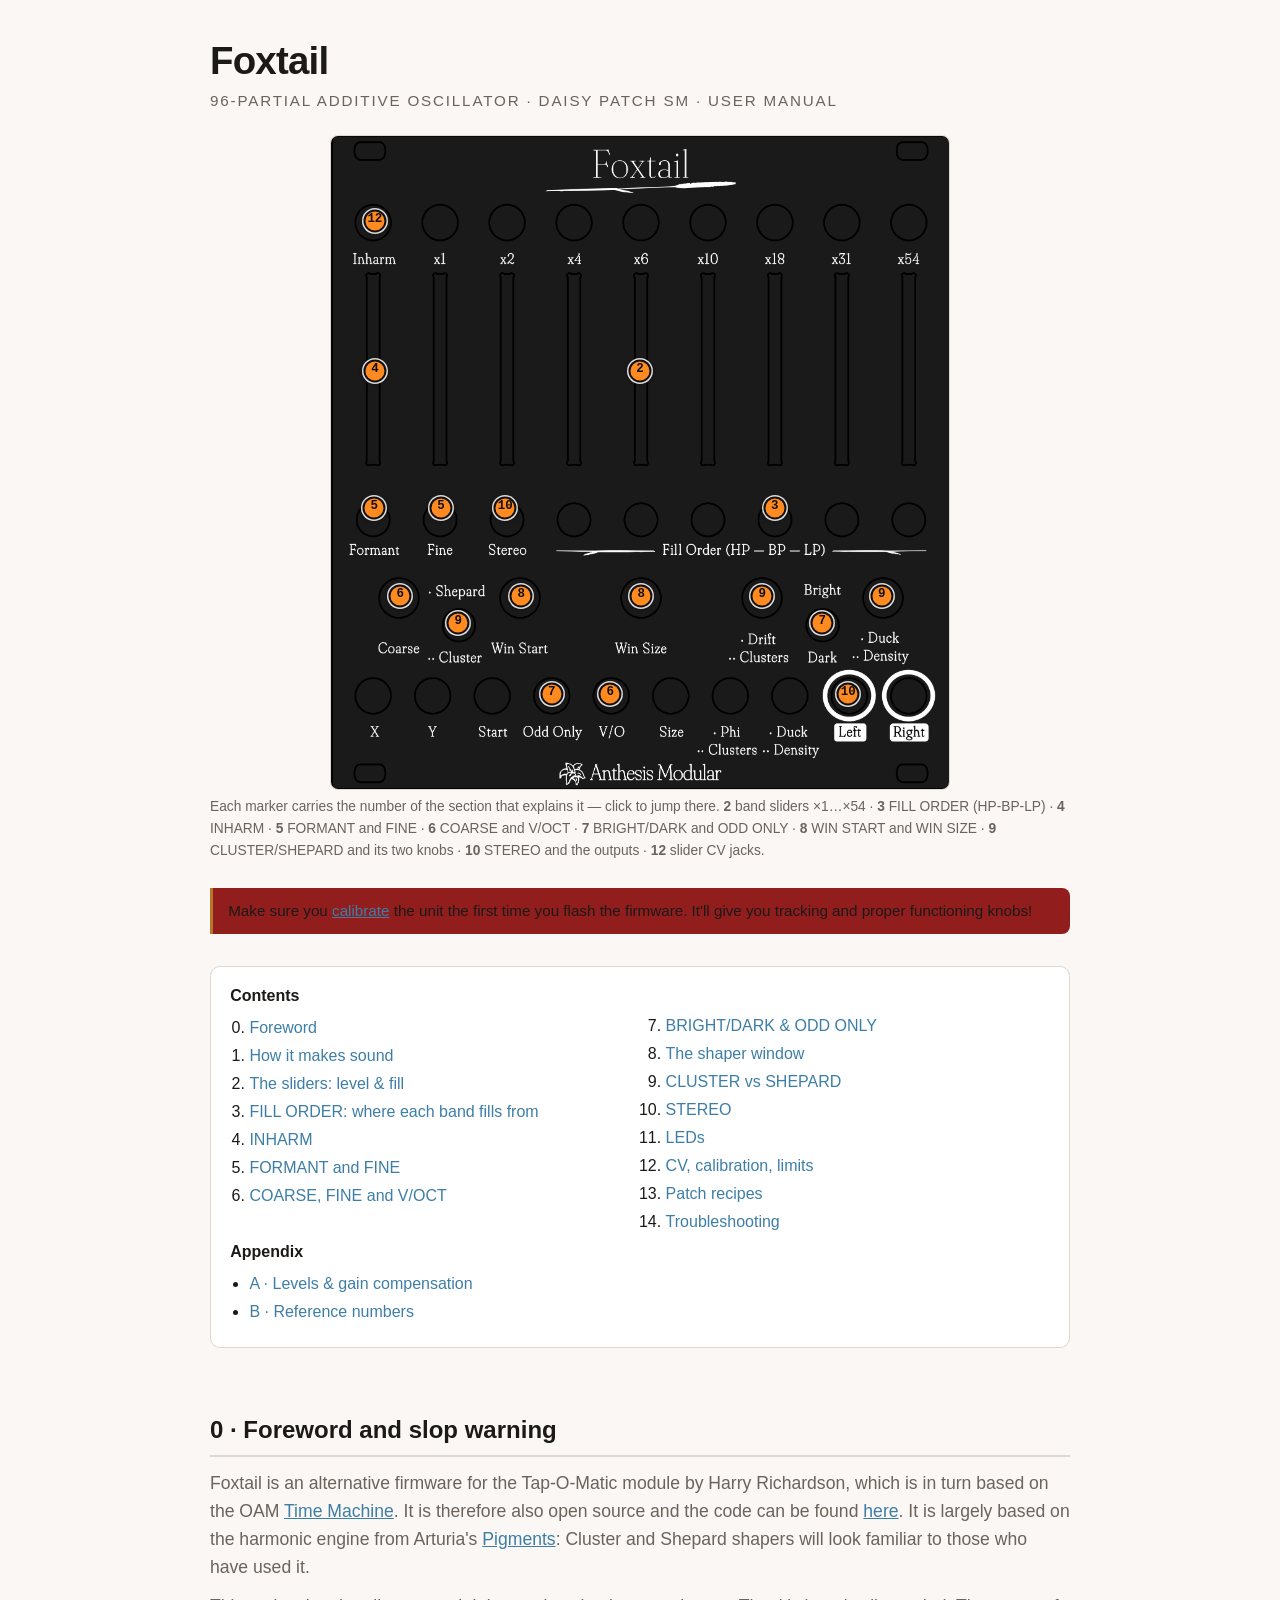
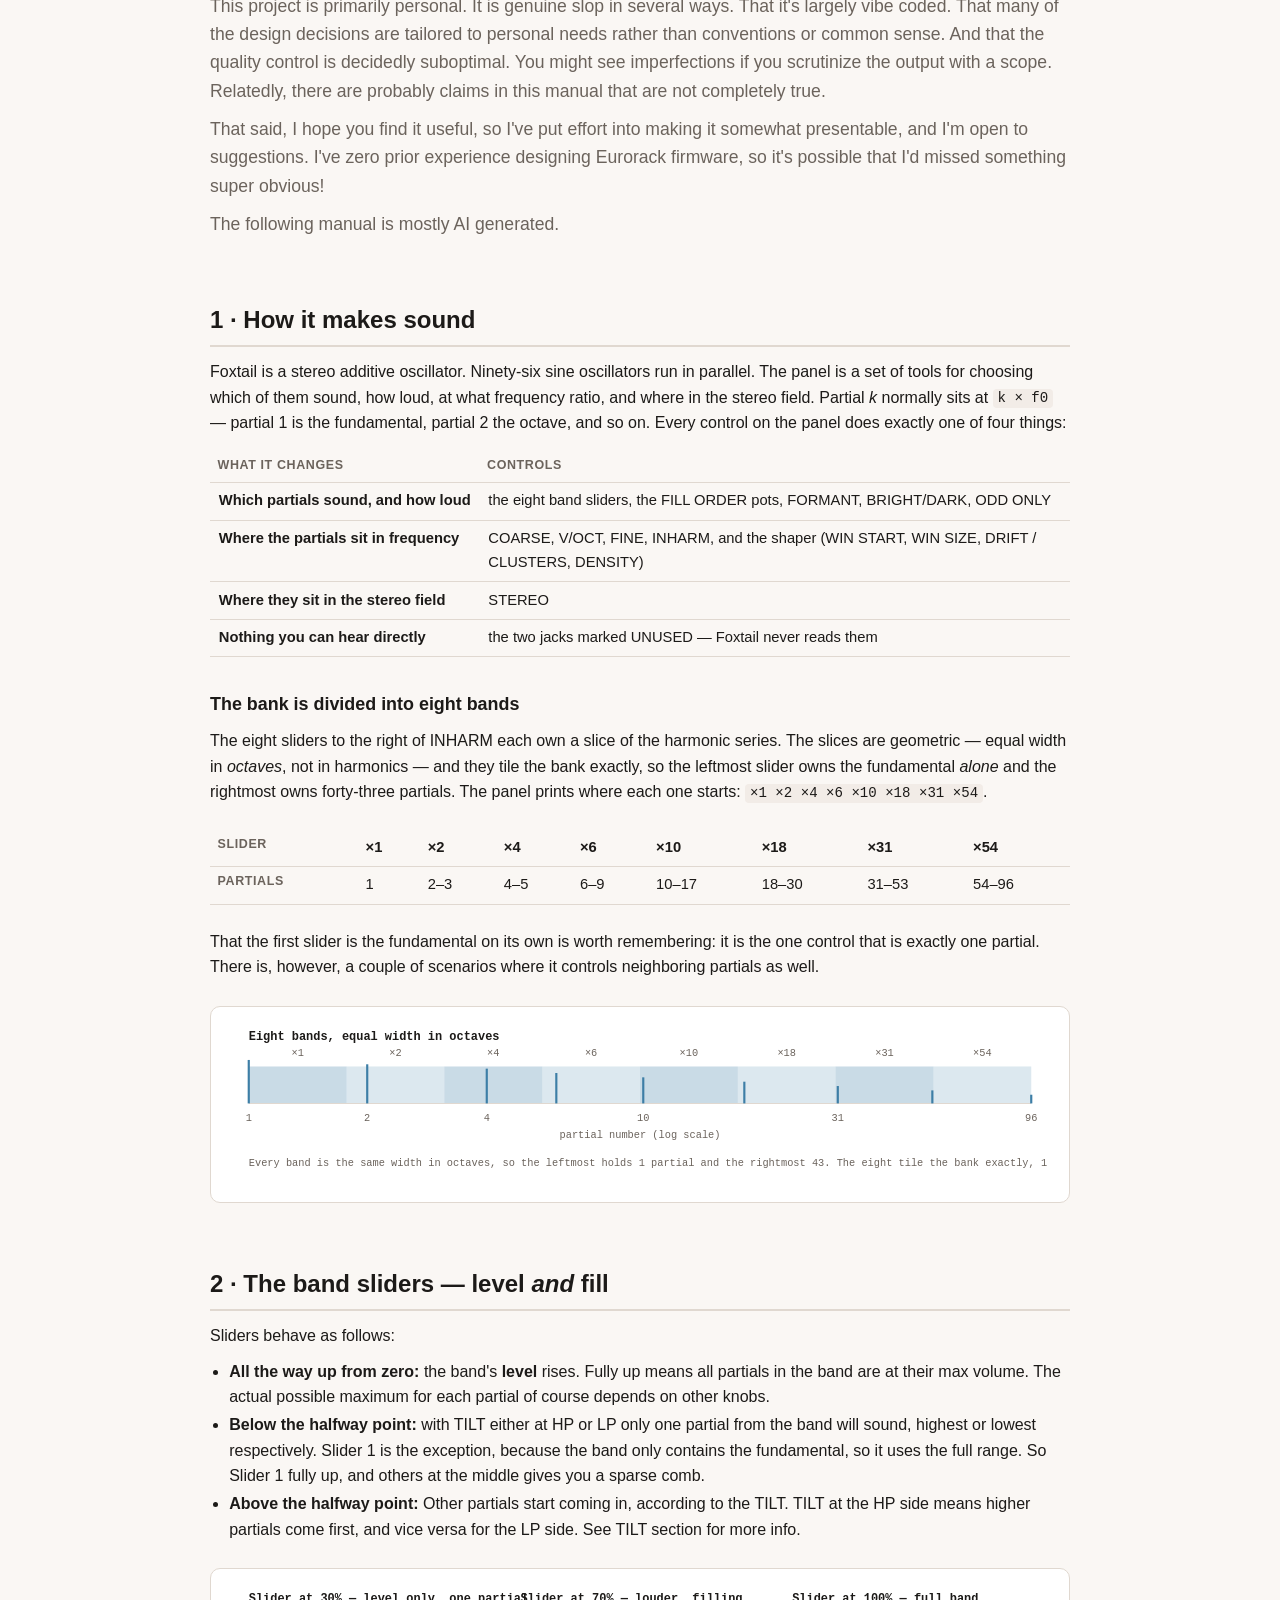
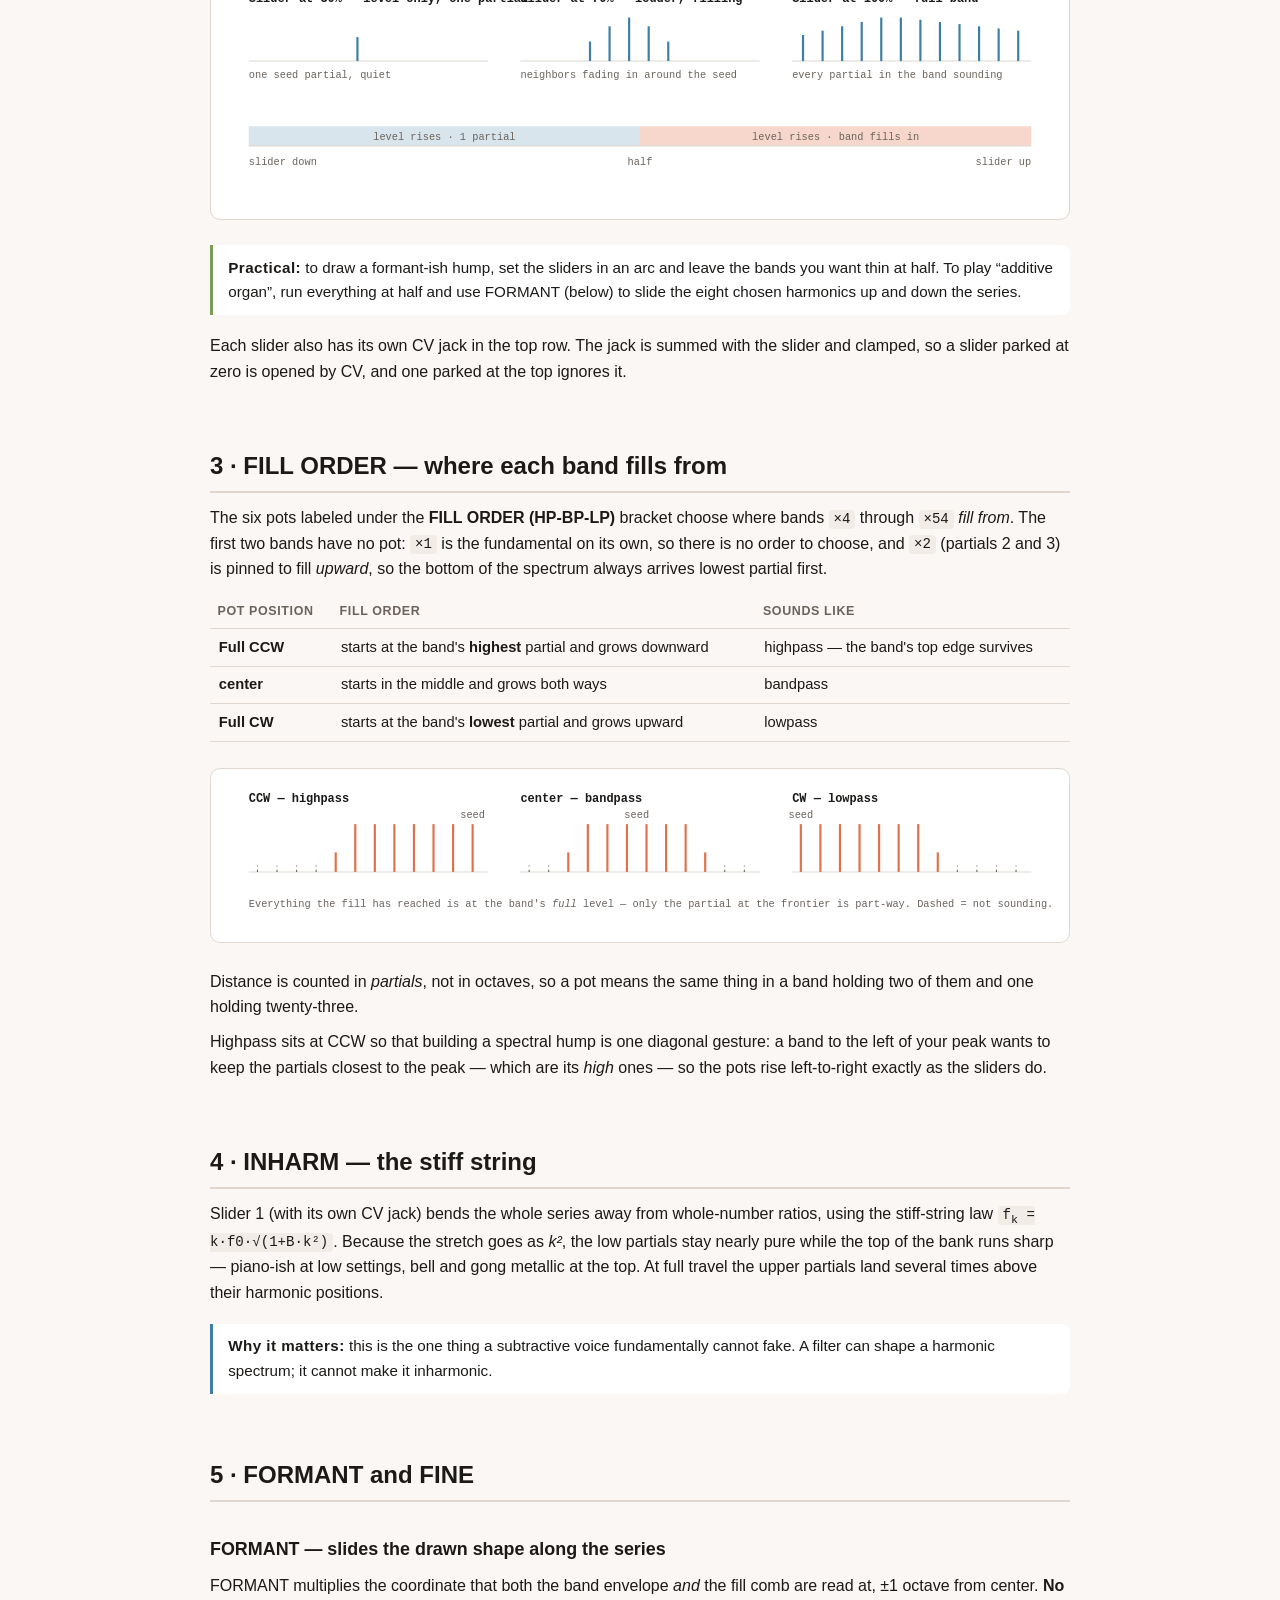
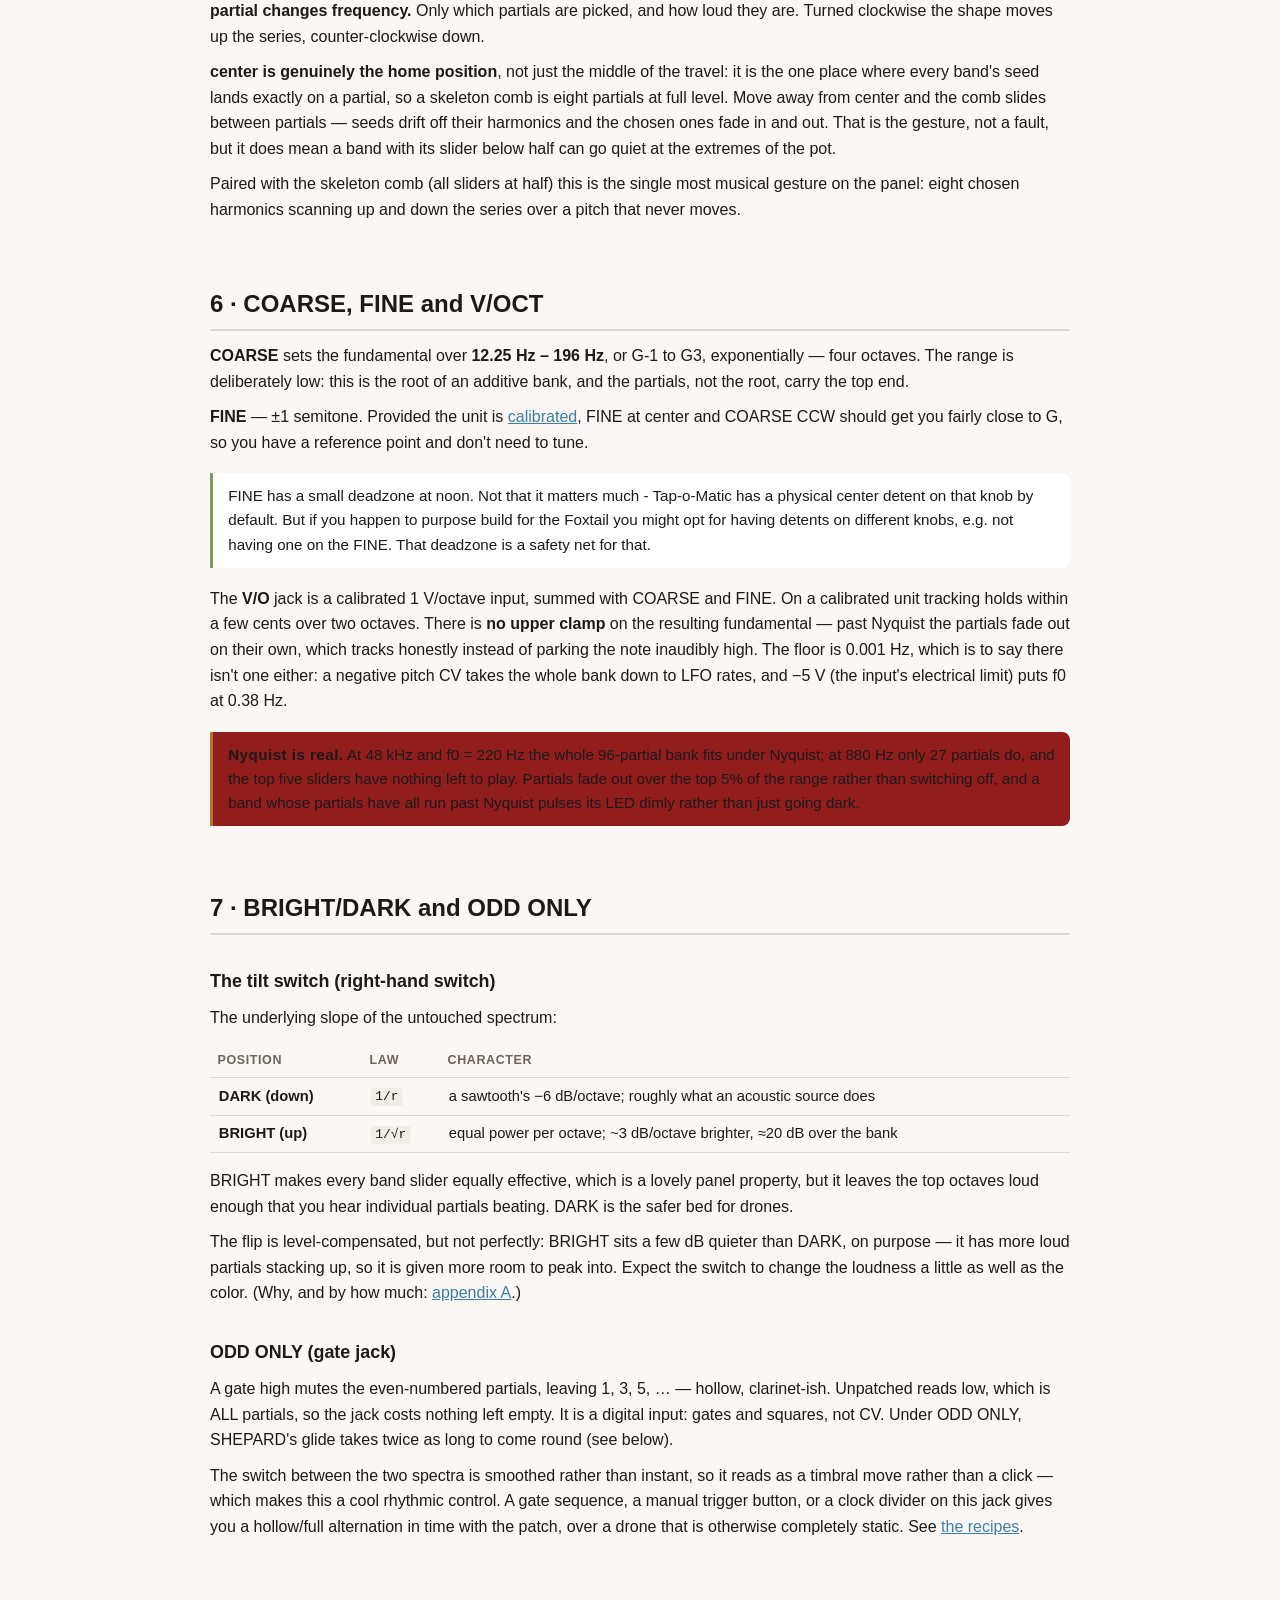
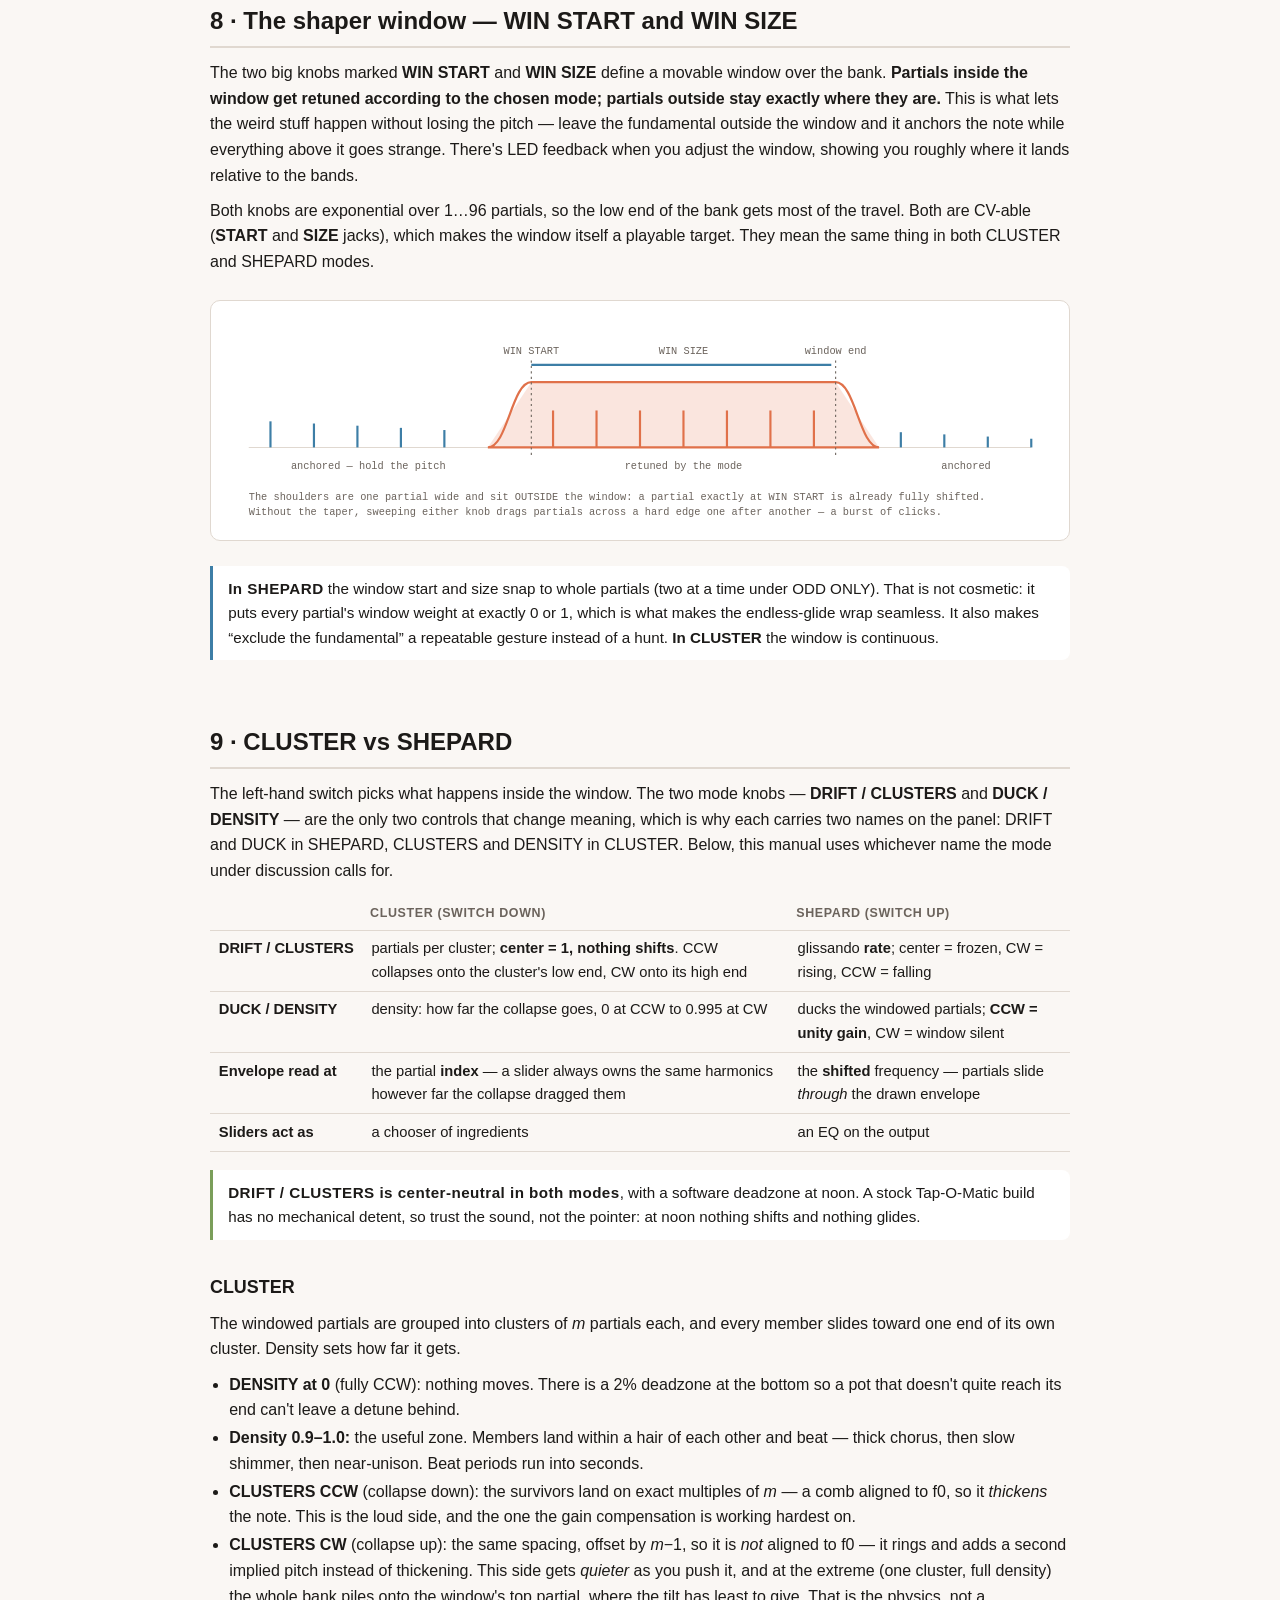
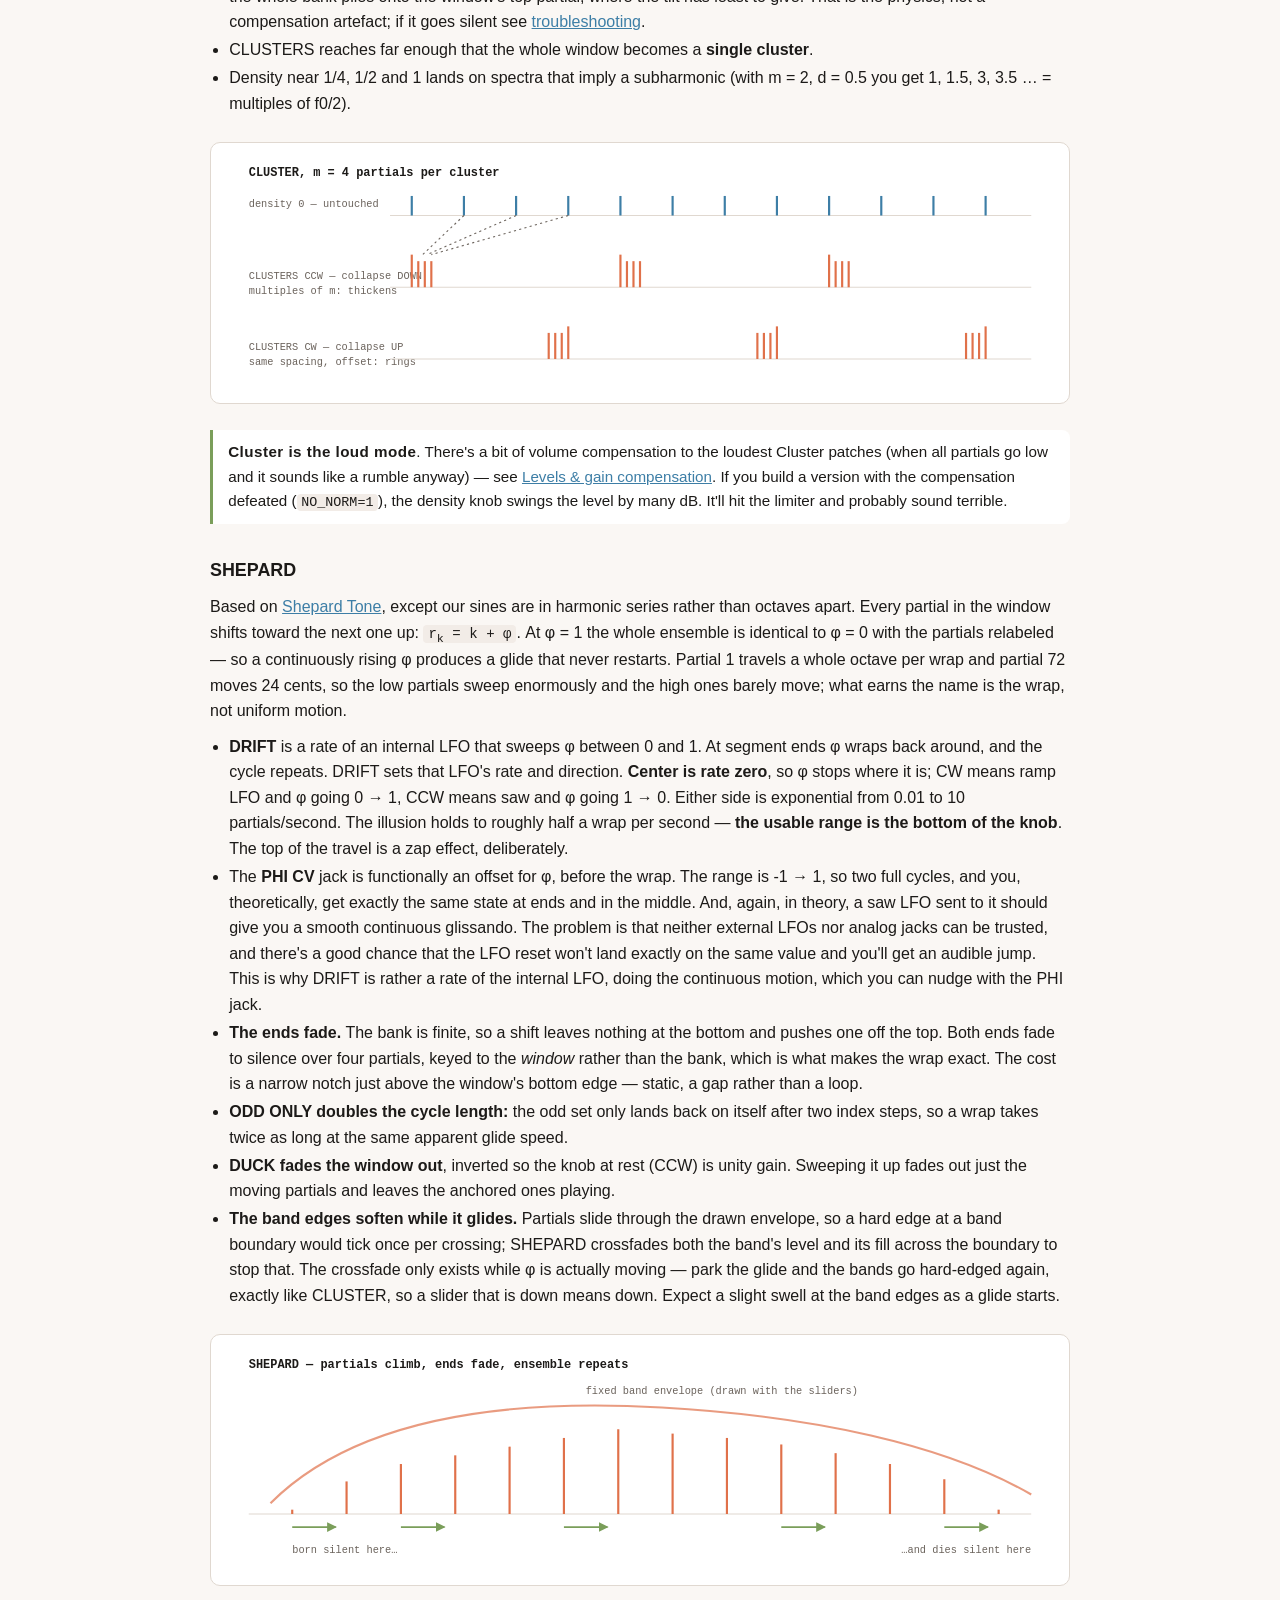
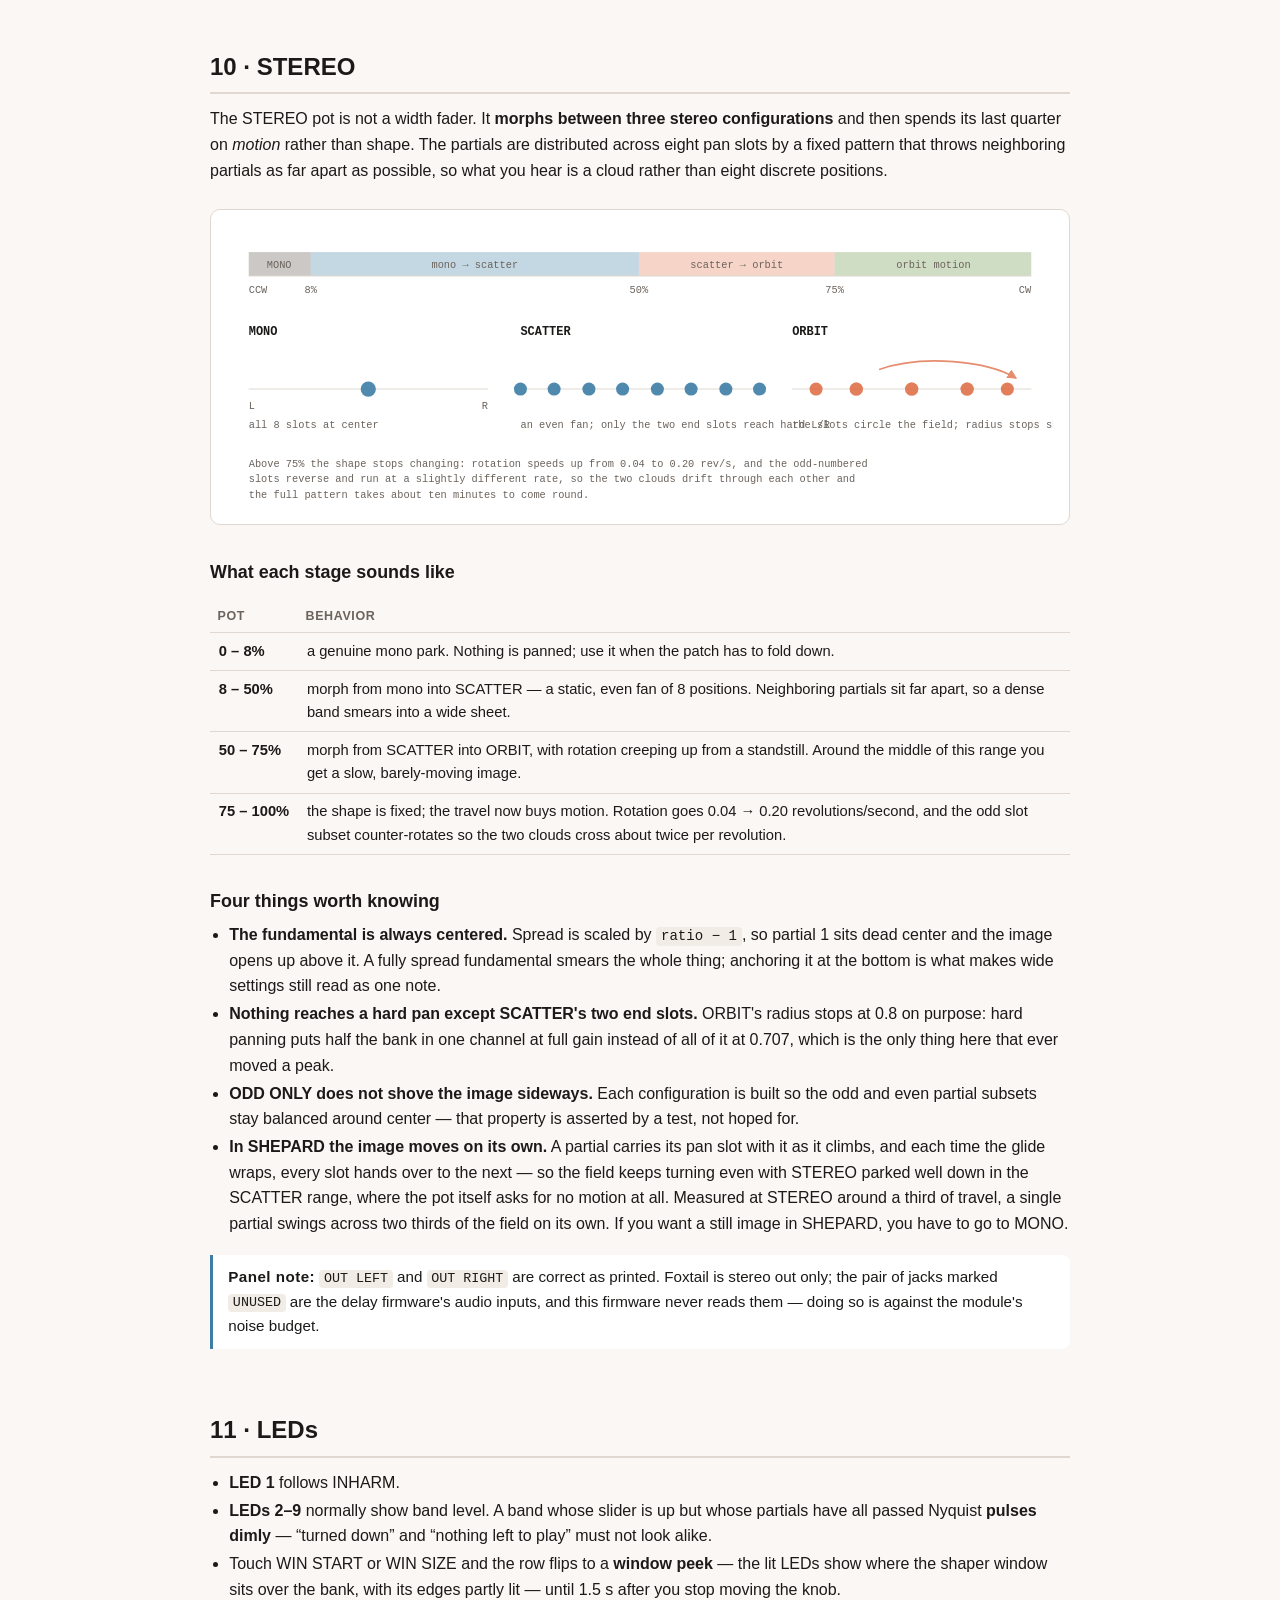
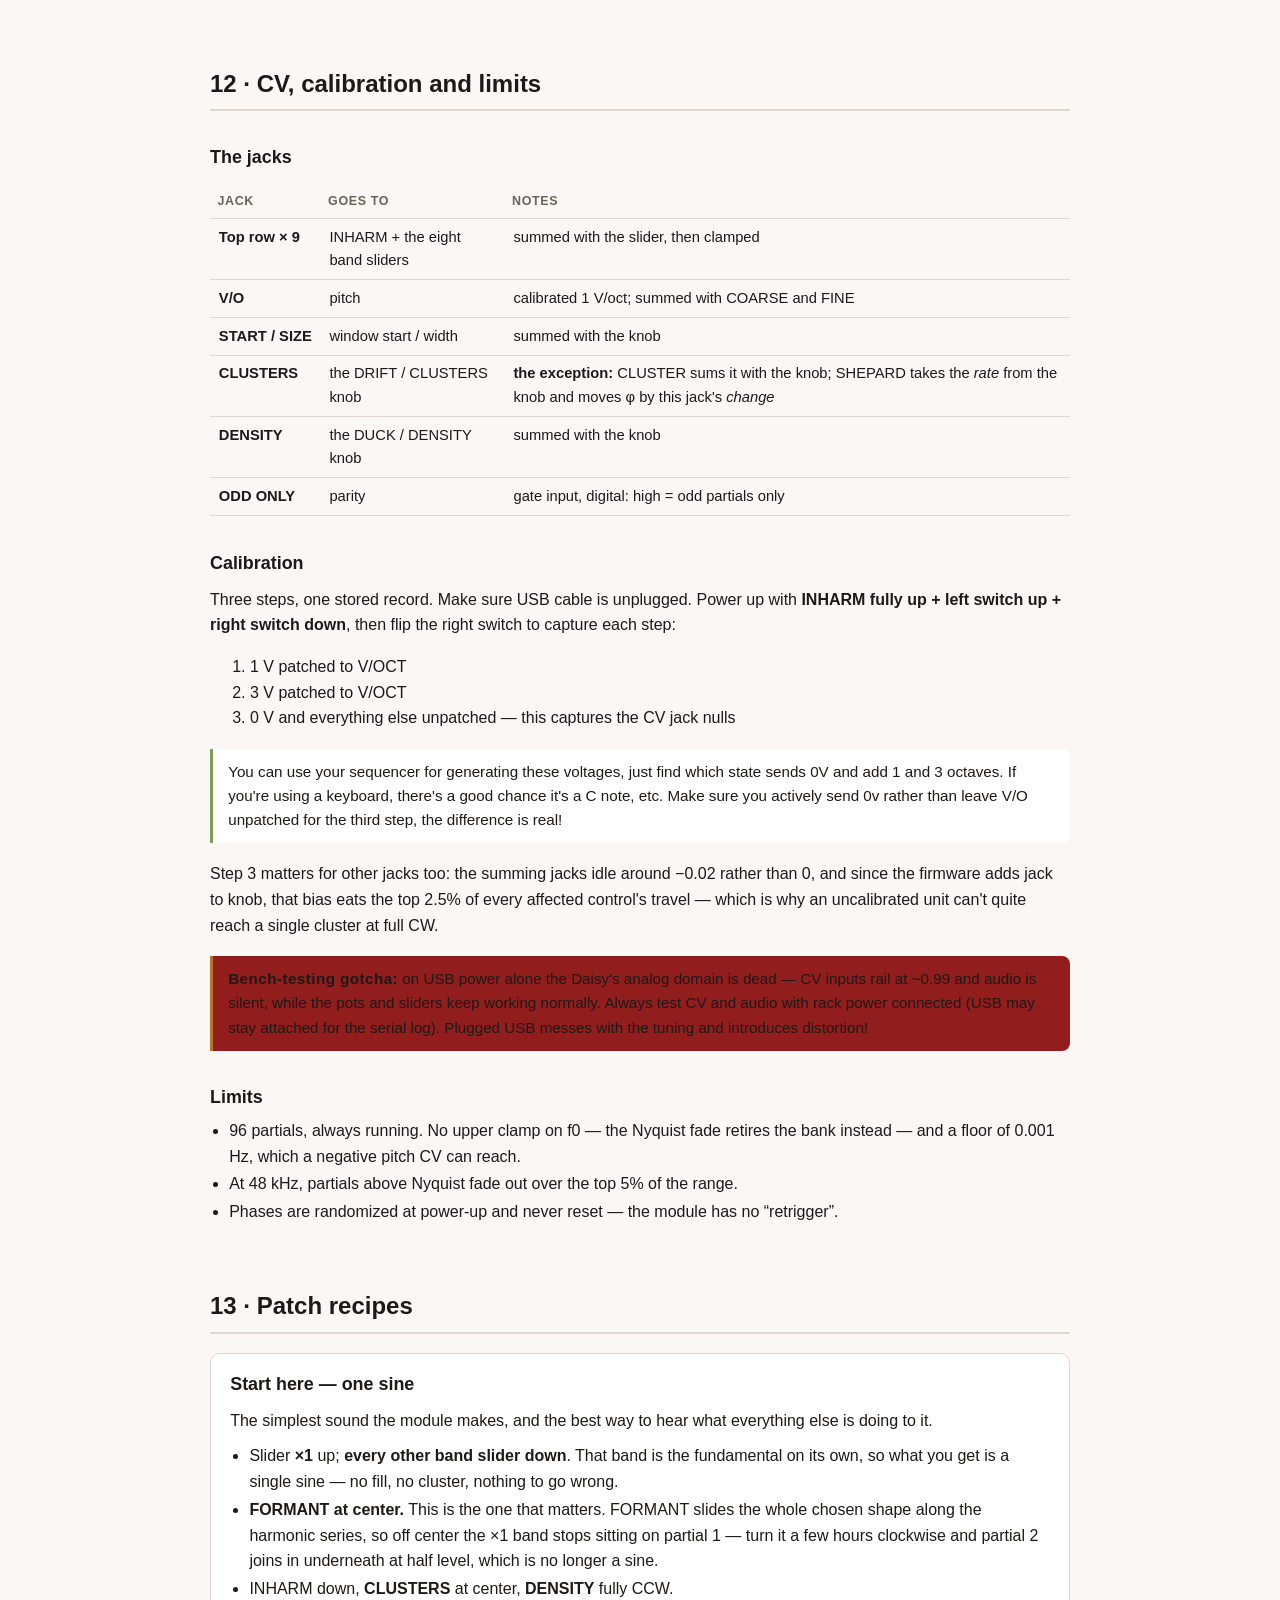
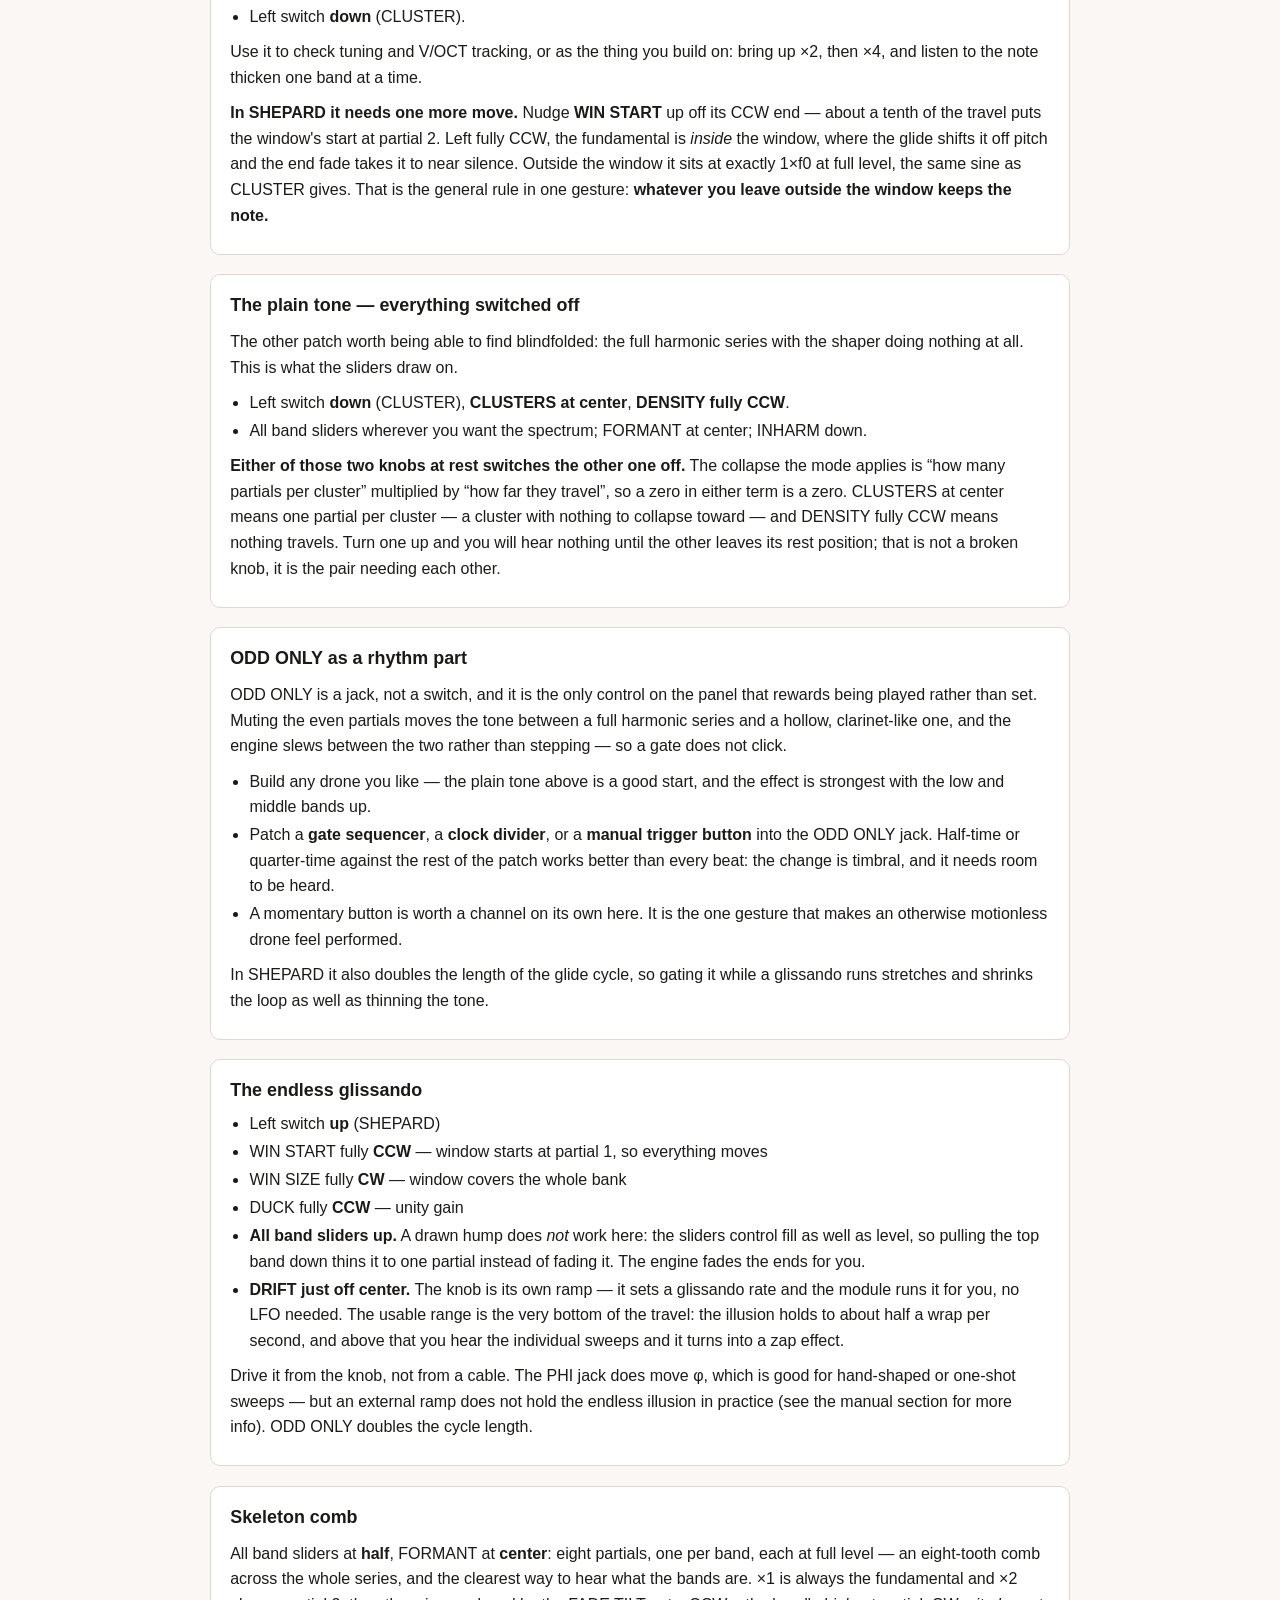
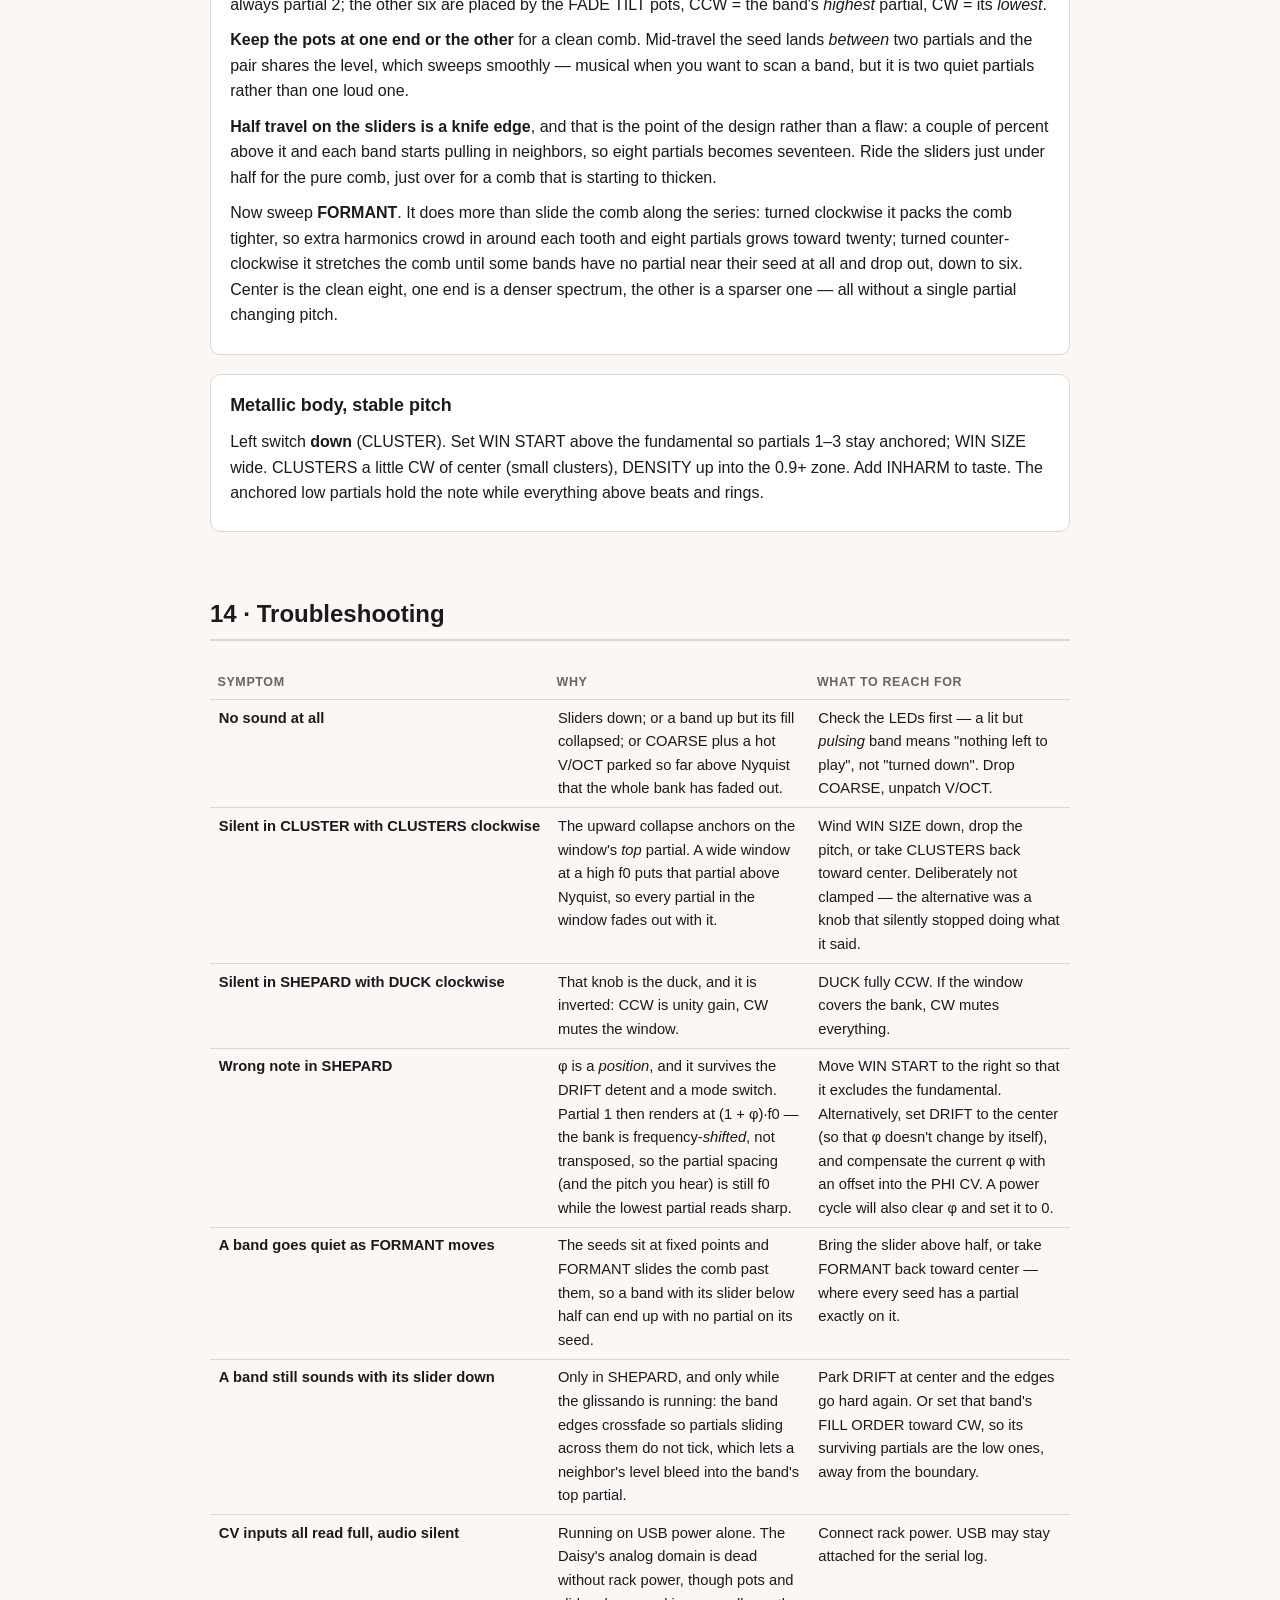
<file: docs/foxtail-manual.html>
<!doctype html>
<html lang="en">
<head>
  <meta charset="utf-8">
  <meta name="viewport" content="width=device-width, initial-scale=1">
  <title>Foxtail — user manual</title>
  <style>
    :root {
      --bg: #faf7f4;
      --fg: #1c1a18;
      --muted: #6b635c;
      --rule: #e0d8d0;
      --accent: #e0714a;
      --accent2: #3d7ea6;
      --accent3: #7a9e5a;
      --warn: #b8752a;
      --warn-bg: #911d1d;
      --card: #fff;
      --code: #f2ece7;
    }

    @media (prefers-color-scheme: dark) {
      :root {
        --bg: #16140f;
        --fg: #ece7e1;
        --muted: #9d938a;
        --rule: #332e28;
        --accent: #f08a5f;
        --accent2: #6fb2d8;
        --accent3: #9fc47a;
        --warn: #e0a75c;
        --warn-bg: #911d1d;
        --card: #1e1b16;
        --code: #241f1a;
      }
    }

    * {
      box-sizing: border-box
    }

    html {
      scroll-behavior: smooth
    }

    body {
      margin: 0;
      background: var(--bg);
      color: var(--fg);
      font: 16px/1.6 -apple-system, BlinkMacSystemFont, "Segoe UI", Helvetica, Arial, sans-serif;
    }

    .wrap {
      max-width: 900px;
      margin: 0 auto;
      padding: 2rem 1.25rem 6rem
    }

    h1 {
      font-size: 2.4rem;
      line-height: 1.1;
      margin: .2em 0 .1em;
      letter-spacing: -.02em
    }

    h1 .sub {
      display: block;
      font-size: .95rem;
      font-weight: 400;
      letter-spacing: .12em;
      text-transform: uppercase;
      color: var(--muted);
      margin-top: .7em
    }

    h2 {
      font-size: 1.5rem;
      margin: 2.6em 0 .5em;
      padding-bottom: .25em;
      border-bottom: 2px solid var(--rule)
    }

    h3 {
      font-size: 1.12rem;
      margin: 1.8em 0 .3em
    }

    h4 {
      font-size: 1rem;
      margin: 1.4em 0 .2em;
      color: var(--muted);
      text-transform: uppercase;
      letter-spacing: .06em
    }

    p {
      margin: .6em 0
    }

    a {
      color: var(--accent2)
    }

    code, kbd {
      background: var(--code);
      padding: .1em .35em;
      border-radius: 4px;
      font: .88em/1.4 ui-monospace, SFMono-Regular, Menlo, monospace
    }

    .lede {
      font-size: 1.1rem;
      color: var(--muted)
    }

    hr {
      border: 0;
      border-top: 1px solid var(--rule);
      margin: 2.5em 0
    }

    /* ---- table of contents ---- */
    nav.toc {
      background: var(--card);
      border: 1px solid var(--rule);
      border-radius: 10px;
      padding: 1rem 1.2rem;
      margin: 2rem 0
    }

    nav.toc ol {
      margin: .3em 0;
      padding-left: 1.2em;
      columns: 2;
      column-gap: 2rem
    }

    @media (max-width: 600px) {
      nav.toc ol {
        columns: 1
      }
    }

    nav.toc li {
      margin: .15em 0
    }

    nav.toc a {
      text-decoration: none
    }

    nav.toc a:hover {
      text-decoration: underline
    }

    /* ---- panel figure with hotspots ---- */
    figure {
      margin: 1.6em 0
    }

    figcaption {
      font-size: .86rem;
      color: var(--muted);
      margin-top: .5em
    }

    .panelwrap {
      position: relative;
      display: block;
      max-width: 620px;
      margin: 0 auto;
      border: 1px solid var(--rule);
      border-radius: 8px;
      overflow: hidden;
      background: #0d0c0b
    }

    .panelwrap img {
      display: block;
      width: 100%;
      height: auto
    }

    /* panel art is black-and-white, so the markers carry the only colour */
    .hot {
      position: absolute;
      transform: translate(-50%, -50%);
      width: 1.85em;
      height: 1.85em;
      border-radius: 50%;
      background: #ff8a1f;
      color: #12100e;
      border: 2px solid #12100e;
      font: 700 .78rem/1.3em ui-monospace, Menlo, monospace;
      text-align: center;
      text-decoration: none;
      /* white halo keeps the black rim visible against the black panel */
      box-shadow: 0 0 0 1.5px rgba(255, 255, 255, .85), 0 1px 4px rgba(0, 0, 0, .55)
    }

    .hot:hover, .hot:focus {
      background: #fff;
      outline: none
    }

    /* ---- tables ---- */
    table {
      border-collapse: collapse;
      width: 100%;
      margin: 1em 0;
      font-size: .92rem
    }

    th, td {
      text-align: left;
      padding: .45em .6em;
      border-bottom: 1px solid var(--rule);
      vertical-align: top
    }

    th {
      font-size: .78rem;
      text-transform: uppercase;
      letter-spacing: .05em;
      color: var(--muted)
    }

    td.k {
      white-space: nowrap;
      font-weight: 600
    }

    .scroll {
      overflow-x: auto
    }

    /* ---- callouts ---- */
    .note, .warn, .tip {
      border-left: 3px solid var(--accent2);
      background: var(--card);
      padding: .7em 1em;
      margin: 1.2em 0;
      border-radius: 0 8px 8px 0;
      font-size: .95rem
    }

    .warn {
      border-color: var(--warn);
      background-color: var(--warn-bg)
    }

    .tip {
      border-color: var(--accent3)
    }

    .note b:first-child, .warn b:first-child, .tip b:first-child {
      letter-spacing: .03em
    }

    /* ---- diagrams ---- */
    svg {
      display: block;
      max-width: 100%;
      height: auto;
      margin: 0 auto
    }

    .dia {
      background: var(--card);
      border: 1px solid var(--rule);
      border-radius: 10px;
      padding: 1rem
    }

    text {
      fill: var(--fg);
      font: 11px ui-monospace, Menlo, monospace
    }

    text.small {
      font-size: 9.5px;
      fill: var(--muted)
    }

    text.ttl {
      font-size: 11px;
      font-weight: 700
    }

    .ax {
      stroke: var(--rule);
      stroke-width: 1
    }

    .par {
      stroke: var(--accent2);
      stroke-width: 2
    }

    .par2 {
      stroke: var(--accent);
      stroke-width: 2
    }

    .gh {
      stroke: var(--muted);
      stroke-width: 1;
      stroke-dasharray: 2 3
    }

    .fillA {
      fill: var(--accent)
    }

    .fillB {
      fill: var(--accent2)
    }

    .fillC {
      fill: var(--accent3)
    }

    .knob {
      fill: none;
      stroke: var(--fg);
      stroke-width: 1.5
    }

    .recipe {
      background: var(--card);
      border: 1px solid var(--rule);
      border-radius: 10px;
      padding: 1rem 1.2rem;
      margin: 1.2em 0
    }

    .recipe h3 {
      margin-top: 0
    }

    ul.tight {
      margin: .4em 0;
      padding-left: 1.2em
    }

    ul.tight li {
      margin: .15em 0
    }
  </style>
</head>
<body>
<div class="wrap">

  <h1>Foxtail<span class="sub">96-partial additive oscillator · Daisy Patch SM · user manual</span></h1>

  <figure>
    <div class="panelwrap">
      <img src="../emulator/web/Foxtail.png" alt="Foxtail front panel">
      <!-- hotspots: left%/top% measured against the 1161×1226 panel render -->
      <a class="hot" style="left:7.1%;top:13.1%" href="#cv" title="Slider CV jacks — §12 CV, calibration and limits">12</a>
      <a class="hot" style="left:7.1%;top:36%" href="#inharm" title="INHARM slider — §4">4</a>
      <a class="hot" style="left:50%;top:36%" href="#sliders" title="Band sliders ×1…×54 — §2">2</a>
      <a class="hot" style="left:7%;top:57%" href="#globalpots" title="FORMANT — §5">5</a>
      <a class="hot" style="left:17.8%;top:57%" href="#globalpots" title="FINE — §5">5</a>
      <a class="hot" style="left:28.2%;top:57%" href="#stereo" title="STEREO — §10">10</a>
      <a class="hot" style="left:71.8%;top:57%" href="#fade" title="FILL ORDER (HP–BP–LP) — §3">3</a>
      <a class="hot" style="left:11.2%;top:70.5%" href="#pitch" title="COARSE pitch — §6">6</a>
      <a class="hot" style="left:20.6%;top:74.6%" href="#modes" title="CLUSTER / SHEPARD switch — §9">9</a>
      <a class="hot" style="left:30.8%;top:70.5%" href="#window" title="WIN START — §8">8</a>
      <a class="hot" style="left:50.2%;top:70.5%" href="#window" title="WIN SIZE — §8">8</a>
      <a class="hot" style="left:69.8%;top:70.5%" href="#modes" title="DRIFT / CLUSTERS — §9">9</a>
      <a class="hot" style="left:79.5%;top:74.6%" href="#tilt" title="BRIGHT / DARK switch — §7">7</a>
      <a class="hot" style="left:89.1%;top:70.5%" href="#modes" title="DUCK / DENSITY — §9">9</a>
      <a class="hot" style="left:35.7%;top:85.5%" href="#tilt" title="ODD ONLY gate — §7">7</a>
      <a class="hot" style="left:45.2%;top:85.5%" href="#pitch" title="V/OCT — §6">6</a>
      <a class="hot" style="left:83.7%;top:85.5%" href="#stereo" title="Stereo outs — §10">10</a>
    </div>
    <figcaption>
      Each marker carries the number of the section that explains it — click to jump there.
      <b>2</b> band sliders ×1…×54 ·
      <b>3</b> FILL ORDER (HP-BP-LP) ·
      <b>4</b> INHARM ·
      <b>5</b> FORMANT and FINE ·
      <b>6</b> COARSE and V/OCT ·
      <b>7</b> BRIGHT/DARK and ODD ONLY ·
      <b>8</b> WIN START and WIN SIZE ·
      <b>9</b> CLUSTER/SHEPARD and its two knobs ·
      <b>10</b> STEREO and the outputs ·
      <b>12</b> slider CV jacks.
    </figcaption>
  </figure>

  <p class="warn">
    Make sure you <a href="#cv">calibrate</a> the unit the first time you flash the firmware. It'll give you tracking and proper functioning knobs!
  </p>

  <nav class="toc">
    <b>Contents</b>
    <ol start="0">
      <li><a href="#intro">Foreword</a></li>
      <li><a href="#overview">How it makes sound</a></li>
      <li><a href="#sliders">The sliders: level &amp; fill</a></li>
      <li><a href="#fade">FILL ORDER: where each band fills from</a></li>
      <li><a href="#inharm">INHARM</a></li>
      <li><a href="#globalpots">FORMANT and FINE</a></li>
      <li><a href="#pitch">COARSE, FINE and V/OCT</a></li>
      <li><a href="#tilt">BRIGHT/DARK &amp; ODD ONLY</a></li>
      <li><a href="#window">The shaper window</a></li>
      <li><a href="#modes">CLUSTER vs SHEPARD</a></li>
      <li><a href="#stereo">STEREO</a></li>
      <li><a href="#leds">LEDs</a></li>
      <li><a href="#cv">CV, calibration, limits</a></li>
      <li><a href="#recipes">Patch recipes</a></li>
      <li><a href="#trouble">Troubleshooting</a></li>
    </ol>
    <b>Appendix</b>
    <ul class="tight">
      <li><a href="#gain">A · Levels &amp; gain compensation</a></li>
      <li><a href="#ref">B · Reference numbers</a></li>
    </ul>
  </nav>
  <h2 id="intro">0 · Foreword and slop warning</h2>
  <p class="lede">Foxtail is an alternative firmware for the Tap-O-Matic module by Harry Richardson, which is in turn based on the OAM 
    <a href="https://oamodular.org/products/time-machine">Time Machine</a>.
    It is therefore also open source and the code can be found <a href="https://github.com/ahorseinahospital/Tap-O-Matic-playground">here</a>.
    It is largely based on the harmonic engine from Arturia's <a href="https://www.arturia.com/products/software-instruments/pigments/overview">Pigments</a>: 
    Cluster and Shepard shapers will look familiar to those who have used it.
  </p>
  <p class="lede">
    This project is primarily personal. It is genuine slop in several ways. That it's largely vibe coded. That many of the design decisions are tailored to personal needs
    rather than conventions or common sense. And that the quality control is decidedly suboptimal. You might see imperfections if you scrutinize the output with a scope.
    Relatedly, there are probably claims in this manual that are not completely true.
  </p>
  <p class="lede">
    That said, I hope you find it useful, so I've put effort into making it somewhat presentable, and I'm open to suggestions.
    I've zero prior experience designing Eurorack firmware, so it's possible that I'd missed something super obvious!
  </p>
  <p class="lede">
    The following manual is mostly AI generated.
  </p>
  <h2 id="overview">1 · How it makes sound</h2>

  <p>Foxtail is a stereo additive oscillator. Ninety-six sine oscillators run in parallel.
    The panel is a set of tools for choosing which of them sound,
    how loud, at what frequency ratio, and where in the stereo field. Partial <i>k</i> normally sits at
    <code>k × f0</code> — partial 1 is the fundamental, partial 2 the octave, and so on.
    Every control on the panel does exactly one of four things:</p>

  <table>
    <tr>
      <th>What it changes</th>
      <th>Controls</th>
    </tr>
    <tr>
      <td class="k">Which partials sound, and how loud</td>
      <td>the eight band sliders, the FILL ORDER pots, FORMANT, BRIGHT/DARK, ODD ONLY</td>
    </tr>
    <tr>
      <td class="k">Where the partials sit in frequency</td>
      <td>COARSE, V/OCT, FINE, INHARM, and the shaper (WIN START, WIN SIZE, DRIFT / CLUSTERS, DENSITY)</td>
    </tr>
    <tr>
      <td class="k">Where they sit in the stereo field</td>
      <td>STEREO</td>
    </tr>
    <tr>
      <td class="k">Nothing you can hear directly</td>
      <td>the two jacks marked UNUSED — Foxtail never reads them</td>
    </tr>
  </table>

  <h3>The bank is divided into eight bands</h3>
  <p>The eight sliders to the right of INHARM each own a slice of the harmonic series. The slices are
    geometric — equal width in <em>octaves</em>, not in harmonics — and they tile the bank exactly, so the
    leftmost slider owns the fundamental <em>alone</em> and the rightmost owns forty-three partials. The
    panel prints where each one starts: <code>×1 ×2 ×4 ×6 ×10 ×18 ×31 ×54</code>.</p>

  <div class="scroll">
    <table>
      <tr>
        <th>Slider</th>
        <td class="k">×1</td>
        <td class="k">×2</td>
        <td class="k">×4</td>
        <td class="k">×6</td>
        <td class="k">×10</td>
        <td class="k">×18</td>
        <td class="k">×31</td>
        <td class="k">×54</td>
      </tr>
      <tr>
        <th>Partials</th>
        <td>1</td>
        <td>2–3</td>
        <td>4–5</td>
        <td>6–9</td>
        <td>10–17</td>
        <td>18–30</td>
        <td>31–53</td>
        <td>54–96</td>
      </tr>
    </table>
  </div>

  <p>That the first slider is the fundamental on its own is worth remembering: it is the one control that
    is exactly one partial. There is, however, a couple of scenarios where it controls neighboring partials as well. </p>

  <figure class="dia">
    <svg viewBox="0 0 760 150" role="img" aria-label="Eight geometric bands tiling 96 partials">
      <!-- one band per 90px: each is exactly log2(96)/8 = 0.82 octaves wide -->
      <g>
        <rect x="20" y="40" width="90" height="34" fill="var(--accent2)" opacity=".28"/>
        <rect x="110" y="40" width="90" height="34" fill="var(--accent2)" opacity=".18"/>
        <rect x="200" y="40" width="90" height="34" fill="var(--accent2)" opacity=".28"/>
        <rect x="290" y="40" width="90" height="34" fill="var(--accent2)" opacity=".18"/>
        <rect x="380" y="40" width="90" height="34" fill="var(--accent2)" opacity=".28"/>
        <rect x="470" y="40" width="90" height="34" fill="var(--accent2)" opacity=".18"/>
        <rect x="560" y="40" width="90" height="34" fill="var(--accent2)" opacity=".28"/>
        <rect x="650" y="40" width="90" height="34" fill="var(--accent2)" opacity=".18"/>
      </g>
      <line class="ax" x1="20" y1="74" x2="740" y2="74"/>
      <!-- the first partial of each band, log spaced: x = 20 + 720*log2(k)/log2(96) -->
      <g>
        <line class="par" x1="20" y1="74" x2="20" y2="34"/>
        <line class="par" x1="129" y1="74" x2="129" y2="38"/>
        <line class="par" x1="239" y1="74" x2="239" y2="42"/>
        <line class="par" x1="303" y1="74" x2="303" y2="46"/>
        <line class="par" x1="383" y1="74" x2="383" y2="50"/>
        <line class="par" x1="476" y1="74" x2="476" y2="54"/>
        <line class="par" x1="562" y1="74" x2="562" y2="58"/>
        <line class="par" x1="649" y1="74" x2="649" y2="62"/>
        <line class="par" x1="740" y1="74" x2="740" y2="66"/>
      </g>
      <text class="small" x="20" y="90" text-anchor="middle">1</text>
      <text class="small" x="129" y="90" text-anchor="middle">2</text>
      <text class="small" x="239" y="90" text-anchor="middle">4</text>
      <text class="small" x="383" y="90" text-anchor="middle">10</text>
      <text class="small" x="562" y="90" text-anchor="middle">31</text>
      <text class="small" x="740" y="90" text-anchor="middle">96</text>
      <text class="small" x="380" y="106" text-anchor="middle">partial number (log scale)</text>
      <!-- slider labels, centered on the band each one owns -->
      <g>
        <text class="small" x="65" y="30" text-anchor="middle">×1</text>
        <text class="small" x="155" y="30" text-anchor="middle">×2</text>
        <text class="small" x="245" y="30" text-anchor="middle">×4</text>
        <text class="small" x="335" y="30" text-anchor="middle">×6</text>
        <text class="small" x="425" y="30" text-anchor="middle">×10</text>
        <text class="small" x="515" y="30" text-anchor="middle">×18</text>
        <text class="small" x="605" y="30" text-anchor="middle">×31</text>
        <text class="small" x="695" y="30" text-anchor="middle">×54</text>
      </g>
      <text class="ttl" x="20" y="16">Eight bands, equal width in octaves</text>
      <text class="small" x="20" y="132">Every band is the same width in octaves, so the leftmost holds 1 partial and the rightmost 43. The eight tile the bank exactly, 1 to 96.</text>
    </svg>
  </figure>

  <h2 id="sliders">2 · The band sliders — level <em>and</em> fill</h2>

  <p>Sliders behave as follows:</p>

  <ul class="tight">
    <li><b>All the way up from zero:</b> the band's <b>level</b> rises. Fully up means all partials in the band are at their max volume. The actual possible
      maximum for each partial of course depends on other knobs.</li>
    <li><b>Below the halfway point:</b> with TILT either at HP or LP only one partial from the band will sound, highest or lowest respectively.
      Slider 1 is the exception, because the band only contains the fundamental, so it uses the full range.
      So Slider 1 fully up, and others at the middle gives you a sparse comb.</li>
    <li><b>Above the halfway point:</b>
      Other partials start coming in, according to the TILT. TILT at the HP side means higher partials come first, and vice versa for the LP side. See TILT section for more info.
    </li>
  </ul>

  <figure class="dia">
    <svg viewBox="0 0 760 200" role="img" aria-label="Slider travel: level below half, fill above half">
      <g>
        <text class="ttl" x="20" y="16">Slider at 30% — level only, one partial</text>
        <line class="ax" x1="20" y1="70" x2="240" y2="70"/>
        <line class="par" x1="120" y1="70" x2="120" y2="48"/>
        <text class="small" x="20" y="86">one seed partial, quiet</text>
      </g>
      <g>
        <text class="ttl" x="270" y="16">Slider at 70% — louder, filling</text>
        <line class="ax" x1="270" y1="70" x2="490" y2="70"/>
        <line class="par" x1="370" y1="70" x2="370" y2="30"/>
        <line class="par" x1="352" y1="70" x2="352" y2="38"/>
        <line class="par" x1="388" y1="70" x2="388" y2="38"/>
        <line class="par" x1="334" y1="70" x2="334" y2="52"/>
        <line class="par" x1="406" y1="70" x2="406" y2="52"/>
        <text class="small" x="270" y="86">neighbors fading in around the seed</text>
      </g>
      <g>
        <text class="ttl" x="520" y="16">Slider at 100% — full band</text>
        <line class="ax" x1="520" y1="70" x2="740" y2="70"/>
        <g class="par">
          <line x1="530" y1="70" x2="530" y2="46"/>
          <line x1="548" y1="70" x2="548" y2="42"/>
          <line x1="566" y1="70" x2="566" y2="38"/>
          <line x1="584" y1="70" x2="584" y2="34"/>
          <line x1="602" y1="70" x2="602" y2="30"/>
          <line x1="620" y1="70" x2="620" y2="30"/>
          <line x1="638" y1="70" x2="638" y2="32"/>
          <line x1="656" y1="70" x2="656" y2="34"/>
          <line x1="674" y1="70" x2="674" y2="36"/>
          <line x1="692" y1="70" x2="692" y2="38"/>
          <line x1="710" y1="70" x2="710" y2="40"/>
          <line x1="728" y1="70" x2="728" y2="42"/>
        </g>
        <text class="small" x="520" y="86">every partial in the band sounding</text>
      </g>
      <!-- travel bar -->
      <g>
        <rect x="20" y="130" width="360" height="18" fill="var(--accent2)" opacity=".2"/>
        <rect x="380" y="130" width="360" height="18" fill="var(--accent)" opacity=".28"/>
        <line class="ax" x1="20" y1="148" x2="740" y2="148"/>
        <text class="small" x="200" y="143" text-anchor="middle">level rises · 1 partial</text>
        <text class="small" x="560" y="143" text-anchor="middle">level rises · band fills in</text>
        <text class="small" x="20" y="166">slider down</text>
        <text class="small" x="380" y="166" text-anchor="middle">half</text>
        <text class="small" x="740" y="166" text-anchor="end">slider up</text>
      </g>
    </svg>
  </figure>

  <div class="tip"><b>Practical:</b> to draw a formant-ish hump, set the sliders in an arc and leave the
    bands you want thin at half. To play “additive organ”, run everything at half and use FORMANT (below)
    to slide the eight chosen harmonics up and down the series.
  </div>

  <p>Each slider also has its own CV jack in the top row. The jack is summed with the slider and
    clamped, so a slider parked at zero is opened by CV, and one parked at the top ignores it.</p>

  <h2 id="fade">3 · FILL ORDER — where each band fills from</h2>

  <p>The six pots labeled under the <b>FILL ORDER (HP-BP-LP)</b> bracket choose where
    bands <code>×4</code> through <code>×54</code> <em>fill from</em>. The first two bands have no pot: <code>×1</code> is the
    fundamental on its own, so there is no order to choose, and <code>×2</code> (partials 2 and 3) is
    pinned to fill <em>upward</em>, so the bottom of the spectrum always arrives lowest partial first.</p>

  <table>
    <tr>
      <th>Pot position</th>
      <th>Fill order</th>
      <th>Sounds like</th>
    </tr>
    <tr>
      <td class="k">Full CCW</td>
      <td>starts at the band's <b>highest</b> partial and grows downward</td>
      <td>highpass — the band's top edge survives</td>
    </tr>
    <tr>
      <td class="k">center</td>
      <td>starts in the middle and grows both ways</td>
      <td>bandpass</td>
    </tr>
    <tr>
      <td class="k">Full CW</td>
      <td>starts at the band's <b>lowest</b> partial and grows upward</td>
      <td>lowpass</td>
    </tr>
  </table>

  <figure class="dia">
    <svg viewBox="0 0 760 130" role="img" aria-label="Fill order: highpass, bandpass, lowpass">
      <g>
        <text class="ttl" x="20" y="16">CCW — highpass</text>
        <line class="ax" x1="20" y1="80" x2="240" y2="80"/>
        <g class="gh">
          <line x1="28" y1="80" x2="28" y2="74"/>
          <line x1="46" y1="80" x2="46" y2="74"/>
          <line x1="64" y1="80" x2="64" y2="74"/>
          <line x1="82" y1="80" x2="82" y2="74"/>
        </g>
        <g class="par2">
          <line x1="100" y1="80" x2="100" y2="62"/>
          <line x1="118" y1="80" x2="118" y2="36"/>
          <line x1="136" y1="80" x2="136" y2="36"/>
          <line x1="154" y1="80" x2="154" y2="36"/>
          <line x1="172" y1="80" x2="172" y2="36"/>
          <line x1="190" y1="80" x2="190" y2="36"/>
          <line x1="208" y1="80" x2="208" y2="36"/>
          <line x1="226" y1="80" x2="226" y2="36"/>
        </g>
        <text class="small" x="226" y="30" text-anchor="middle">seed</text>
      </g>
      <g>
        <text class="ttl" x="270" y="16">center — bandpass</text>
        <line class="ax" x1="270" y1="80" x2="490" y2="80"/>
        <g class="gh">
          <line x1="278" y1="80" x2="278" y2="74"/>
          <line x1="296" y1="80" x2="296" y2="74"/>
          <line x1="458" y1="80" x2="458" y2="74"/>
          <line x1="476" y1="80" x2="476" y2="74"/>
        </g>
        <g class="par2">
          <line x1="314" y1="80" x2="314" y2="62"/>
          <line x1="440" y1="80" x2="440" y2="62"/>
          <line x1="332" y1="80" x2="332" y2="36"/>
          <line x1="350" y1="80" x2="350" y2="36"/>
          <line x1="368" y1="80" x2="368" y2="36"/>
          <line x1="386" y1="80" x2="386" y2="36"/>
          <line x1="404" y1="80" x2="404" y2="36"/>
          <line x1="422" y1="80" x2="422" y2="36"/>
        </g>
        <text class="small" x="377" y="30" text-anchor="middle">seed</text>
      </g>
      <g>
        <text class="ttl" x="520" y="16">CW — lowpass</text>
        <line class="ax" x1="520" y1="80" x2="740" y2="80"/>
        <g class="par2">
          <line x1="528" y1="80" x2="528" y2="36"/>
          <line x1="546" y1="80" x2="546" y2="36"/>
          <line x1="564" y1="80" x2="564" y2="36"/>
          <line x1="582" y1="80" x2="582" y2="36"/>
          <line x1="600" y1="80" x2="600" y2="36"/>
          <line x1="618" y1="80" x2="618" y2="36"/>
          <line x1="636" y1="80" x2="636" y2="36"/>
          <line x1="654" y1="80" x2="654" y2="62"/>
        </g>
        <g class="gh">
          <line x1="672" y1="80" x2="672" y2="74"/>
          <line x1="690" y1="80" x2="690" y2="74"/>
          <line x1="708" y1="80" x2="708" y2="74"/>
          <line x1="726" y1="80" x2="726" y2="74"/>
        </g>
        <text class="small" x="528" y="30" text-anchor="middle">seed</text>
      </g>
      <text class="small" x="20" y="112">Everything the fill has reached is at the band's
        <tspan font-style="italic">full</tspan>
        level — only the partial at the frontier is part-way. Dashed = not sounding.
      </text>
    </svg>
  </figure>

  <p>Distance is counted in <em>partials</em>, not in octaves, so a pot means the same thing in a band
    holding two of them and one holding twenty-three.</p>

  <p>Highpass sits at CCW so that building a spectral hump is one diagonal gesture: a band to the left
    of your peak wants to keep the partials closest to the peak — which are its <em>high</em> ones — so
    the pots rise left-to-right exactly as the sliders do.</p>

  <h2 id="inharm">4 · INHARM — the stiff string</h2>

  <p>Slider 1 (with its own CV jack) bends the whole series away from whole-number ratios, using the
    stiff-string law <code>f<sub>k</sub> = k·f0·√(1+B·k²)</code>. Because the stretch goes as <i>k²</i>,
    the low partials stay nearly pure while the top of the bank runs sharp — piano-ish at low settings,
    bell and gong metallic at the top. At full travel the upper partials land several times above their
    harmonic positions.</p>

  <div class="note"><b>Why it matters:</b> this is the one thing a subtractive voice fundamentally cannot
    fake. A filter can shape a harmonic spectrum; it cannot make it inharmonic.
  </div>

  <h2 id="globalpots">5 · FORMANT and FINE</h2>

  <h3>FORMANT — slides the drawn shape along the series</h3>
  <p>FORMANT multiplies the coordinate that both the band envelope <em>and</em> the fill comb are read at,
    ±1 octave from center. <b>No partial changes frequency.</b> Only which partials are picked, and how
    loud they are. Turned clockwise the shape moves up the series, counter-clockwise down.</p>
  <p><b>center is genuinely the home position</b>, not just the middle of the travel: it is the one
    place where every band's seed lands exactly on a partial, so a skeleton comb is eight partials at full
    level. Move away from center and the comb slides between partials — seeds drift off their harmonics
    and the chosen ones fade in and out. That is the gesture, not a fault, but it does mean a band with
    its slider below half can go quiet at the extremes of the pot.</p>
  <p>Paired with the skeleton comb (all sliders at half) this is the single most musical gesture on the
    panel: eight chosen harmonics scanning up and down the series over a pitch that never moves.</p>

  <h2 id="pitch">6 · COARSE, FINE and V/OCT</h2>

  <p><b>COARSE</b> sets the fundamental over <b>12.25 Hz – 196 Hz</b>, or G-1 to G3, exponentially — four octaves.
    The range is deliberately low: this is the root of an additive bank, and the partials, not the root, carry the top end.</p>

  <p><b>FINE</b> — ±1 semitone. Provided the unit is <a href="#cv">calibrated</a>, FINE at center and COARSE CCW should get you fairly close to G,
    so you have a reference point and don't need to tune.
    <p class="tip">FINE has a small deadzone at noon. Not that it matters much - Tap-o-Matic
    has a physical center detent on that knob by default. But if you happen to purpose build for the Foxtail you might opt for having detents on different knobs,
    e.g. not having one on the FINE. That deadzone is a safety net for that.</p>

  <p>The <b>V/O</b> jack is a calibrated 1 V/octave input, summed with COARSE and FINE. On a calibrated
    unit tracking holds within a few cents over two octaves. There is <b>no upper clamp</b> on the
    resulting fundamental — past Nyquist the partials fade out on their own, which tracks honestly instead
    of parking the note inaudibly high. The floor is 0.001 Hz, which is to say there isn't one either: a
    negative pitch CV takes the whole bank down to LFO rates, and −5 V (the input's electrical limit) puts
    f0 at 0.38 Hz.</p>

  <div class="warn"><b>Nyquist is real.</b> At 48 kHz and f0 = 220 Hz the whole 96-partial bank fits
    under Nyquist; at 880 Hz only 27 partials do, and the top five sliders have nothing left to play.
    Partials fade out over the top 5% of the range rather than switching off, and a band whose partials
    have all run past Nyquist pulses its LED dimly rather than just going dark.
  </div>

  <h2 id="tilt">7 · BRIGHT/DARK and ODD ONLY</h2>

  <h3>The tilt switch (right-hand switch)</h3>
  <p>The underlying slope of the untouched spectrum:</p>
  <table>
    <tr>
      <th>Position</th>
      <th>Law</th>
      <th>Character</th>
    </tr>
    <tr>
      <td class="k">DARK (down)</td>
      <td><code>1/r</code></td>
      <td>a sawtooth's −6 dB/octave; roughly what an acoustic source does</td>
    </tr>
    <tr>
      <td class="k">BRIGHT (up)</td>
      <td><code>1/√r</code></td>
      <td>equal power per octave; ~3 dB/octave brighter, ≈20 dB over the bank</td>
    </tr>
  </table>
  <p>BRIGHT makes every band slider equally effective, which is a lovely panel property, but it leaves
    the top octaves loud enough that you hear individual partials beating. DARK is the safer bed for
    drones.</p>

  <p>The flip is level-compensated, but not perfectly: BRIGHT sits a few dB quieter than DARK, on purpose
    — it has more loud partials stacking up, so it is given more room to peak into. Expect the switch to
    change the loudness a little as well as the color. (Why, and by how much:
    <a href="#gain">appendix A</a>.)</p>

  <h3>ODD ONLY (gate jack)</h3>
  <p>A gate high mutes the even-numbered partials, leaving 1, 3, 5, … — hollow, clarinet-ish. Unpatched
    reads low, which is ALL partials, so the jack costs nothing left empty. It is a digital input: gates
    and squares, not CV. Under ODD ONLY, SHEPARD's glide takes twice as long to come round (see below).</p>

  <p>The switch between the two spectra is smoothed rather than
    instant, so it reads as a timbral move rather than a click — which makes this a cool rhythmic control.
    A gate sequence, a manual trigger button, or a clock divider on this
    jack gives you a hollow/full alternation in time with the patch, over a drone that is otherwise
    completely static. See <a href="#recipes">the recipes</a>.</p>

  <h2 id="window">8 · The shaper window — WIN START and WIN SIZE</h2>

  <p>The two big knobs marked <b>WIN START</b> and <b>WIN SIZE</b> define a movable window over the
    bank. <b>Partials inside the window get retuned according to the chosen mode; partials outside stay exactly where they are.</b>
    This is what lets the weird stuff happen without losing the pitch — leave the fundamental outside the
    window and it anchors the note while everything above it goes strange. There's LED feedback when you adjust the window,
    showing you roughly where it lands relative to the bands.</p>

  <p>Both knobs are exponential over 1…96 partials, so the low end of the bank gets most of the travel.
    Both are CV-able (<b>START</b> and <b>SIZE</b> jacks), which makes the window
    itself a playable target. They mean the same thing in both CLUSTER and SHEPARD modes.</p>

  <figure class="dia">
    <svg viewBox="0 0 760 190" role="img" aria-label="The shaper window over the partial bank">
      <line class="ax" x1="20" y1="120" x2="740" y2="120"/>
      <!-- window shading with tapered shoulders -->
      <path d="M240,120 L280,60 L560,60 L600,120 Z" fill="var(--accent)" opacity=".18"/>
      <path d="M240,120 C258,120 262,60 280,60 L560,60 C578,60 582,120 600,120 Z" fill="none" stroke="var(--accent)" stroke-width="2"/>
      <line class="gh" x1="280" y1="40" x2="280" y2="130"/>
      <line class="gh" x1="560" y1="40" x2="560" y2="130"/>
      <text class="small" x="280" y="34" text-anchor="middle">WIN START</text>
      <text class="small" x="420" y="34" text-anchor="middle">WIN SIZE</text>
      <text class="small" x="560" y="34" text-anchor="middle">window end</text>
      <line class="par" x1="280" y1="44" x2="556" y2="44" marker-end=""/>
      <!-- partials -->
      <g class="par">
        <line x1="40" y1="120" x2="40" y2="96"/>
        <line x1="80" y1="120" x2="80" y2="98"/>
        <line x1="120" y1="120" x2="120" y2="100"/>
        <line x1="160" y1="120" x2="160" y2="102"/>
        <line x1="200" y1="120" x2="200" y2="104"/>
      </g>
      <g class="par2">
        <line x1="300" y1="120" x2="300" y2="86"/>
        <line x1="340" y1="120" x2="340" y2="86"/>
        <line x1="380" y1="120" x2="380" y2="86"/>
        <line x1="420" y1="120" x2="420" y2="86"/>
        <line x1="460" y1="120" x2="460" y2="86"/>
        <line x1="500" y1="120" x2="500" y2="86"/>
        <line x1="540" y1="120" x2="540" y2="86"/>
      </g>
      <g class="par">
        <line x1="620" y1="120" x2="620" y2="106"/>
        <line x1="660" y1="120" x2="660" y2="108"/>
        <line x1="700" y1="120" x2="700" y2="110"/>
        <line x1="740" y1="120" x2="740" y2="112"/>
      </g>
      <text class="small" x="130" y="140" text-anchor="middle">anchored — hold the pitch</text>
      <text class="small" x="420" y="140" text-anchor="middle">retuned by the mode</text>
      <text class="small" x="680" y="140" text-anchor="middle">anchored</text>
      <text class="small" x="20" y="168">The shoulders are one partial wide and sit OUTSIDE the window: a partial exactly at WIN START is already fully shifted.</text>
      <text class="small" x="20" y="182">Without the taper, sweeping either knob drags partials across a hard edge one after another — a burst of clicks.</text>
    </svg>
  </figure>

  <div class="note"><b>In SHEPARD</b> the window start and size snap to whole partials (two at a time
    under ODD ONLY). That is not cosmetic: it puts every partial's window weight at exactly 0 or 1, which
    is what makes the endless-glide wrap seamless. It also makes “exclude the fundamental” a repeatable
    gesture instead of a hunt. <b>In CLUSTER</b> the window is continuous.
  </div>

  <h2 id="modes">9 · CLUSTER vs SHEPARD</h2>

  <p>The left-hand switch picks what happens inside the window. The two mode knobs — <b>DRIFT / CLUSTERS</b>
    and <b>DUCK / DENSITY</b> — are the only two controls that change meaning, which is why each
    carries two names on the panel: DRIFT and DUCK in SHEPARD, CLUSTERS and DENSITY in CLUSTER. Below,
    this manual uses whichever name the mode under discussion calls for.</p>

  <table>
    <tr>
      <th></th>
      <th>CLUSTER (switch down)</th>
      <th>SHEPARD (switch up)</th>
    </tr>
    <tr>
      <td class="k">DRIFT / CLUSTERS</td>
      <td>partials per cluster; <b>center = 1, nothing shifts</b>. CCW collapses onto the cluster's low end, CW onto its high end</td>
      <td>glissando <b>rate</b>; center = frozen, CW = rising, CCW = falling</td>
    </tr>
    <tr>
      <td class="k">DUCK / DENSITY</td>
      <td>density: how far the collapse goes, 0 at CCW to 0.995 at CW</td>
      <td>ducks the windowed partials; <b>CCW = unity gain</b>, CW = window silent</td>
    </tr>
    <tr>
      <td class="k">Envelope read at</td>
      <td>the partial <b>index</b> — a slider always owns the same harmonics however far the collapse dragged them</td>
      <td>the <b>shifted</b> frequency — partials slide <em>through</em> the drawn envelope</td>
    </tr>
    <tr>
      <td class="k">Sliders act as</td>
      <td>a chooser of ingredients</td>
      <td>an EQ on the output</td>
    </tr>
  </table>

  <div class="tip"><b>DRIFT / CLUSTERS is center-neutral in both modes</b>, with a software deadzone at noon. A
    stock Tap-O-Matic build has no mechanical detent, so trust the sound, not the pointer: at noon nothing shifts and
    nothing glides.
  </div>

  <h3>CLUSTER</h3>
  <p>The windowed partials are grouped into clusters of <i>m</i> partials each, and every member slides
    toward one end of its own cluster. Density sets how far it gets.</p>

  <ul class="tight">
    <li><b>DENSITY at 0</b> (fully CCW): nothing moves. There is a 2% deadzone at the bottom so a pot that
      doesn't quite reach its end can't leave a detune behind.
    </li>
    <li><b>Density 0.9–1.0:</b> the useful zone. Members land within a hair of each other and beat —
      thick chorus, then slow shimmer, then near-unison. Beat periods run into seconds.
    </li>
    <li><b>CLUSTERS CCW</b> (collapse down): the survivors land on exact multiples of <i>m</i> — a comb
      aligned to f0, so it <em>thickens</em> the note. This is the loud side, and the one the gain
      compensation is working hardest on.
    </li>
    <li><b>CLUSTERS CW</b> (collapse up): the same spacing, offset by <i>m</i>−1, so it is <em>not</em>
      aligned to f0 — it rings and adds a second implied pitch instead of thickening. This side gets
      <em>quieter</em> as you push it, and at the extreme (one cluster, full density) the whole bank
      piles onto the window's top partial, where the tilt has least to give. That is the physics, not
      a compensation artefact; if it goes silent see <a href="#trouble">troubleshooting</a>.
    </li>
    <li>CLUSTERS reaches far enough that the whole window becomes a <b>single cluster</b>.</li>
    <li>Density near 1/4, 1/2 and 1 lands on spectra that imply a subharmonic (with m = 2, d = 0.5 you
      get 1, 1.5, 3, 3.5 … = multiples of f0/2).
    </li>
  </ul>

  <figure class="dia">
    <svg viewBox="0 0 760 210" role="img" aria-label="Cluster collapse, downward and upward">
      <text class="ttl" x="20" y="16">CLUSTER, m = 4 partials per cluster</text>

      <text class="small" x="20" y="44">density 0 — untouched</text>
      <line class="ax" x1="150" y1="52" x2="740" y2="52"/>
      <g class="par">
        <line x1="170" y1="52" x2="170" y2="34"/>
        <line x1="218" y1="52" x2="218" y2="34"/>
        <line x1="266" y1="52" x2="266" y2="34"/>
        <line x1="314" y1="52" x2="314" y2="34"/>
        <line x1="362" y1="52" x2="362" y2="34"/>
        <line x1="410" y1="52" x2="410" y2="34"/>
        <line x1="458" y1="52" x2="458" y2="34"/>
        <line x1="506" y1="52" x2="506" y2="34"/>
        <line x1="554" y1="52" x2="554" y2="34"/>
        <line x1="602" y1="52" x2="602" y2="34"/>
        <line x1="650" y1="52" x2="650" y2="34"/>
        <line x1="698" y1="52" x2="698" y2="34"/>
      </g>

      <text class="small" x="20" y="110">CLUSTERS CCW — collapse DOWN</text>
      <text class="small" x="20" y="124">multiples of m: thickens</text>
      <line class="ax" x1="150" y1="118" x2="740" y2="118"/>
      <g class="par2">
        <line x1="170" y1="118" x2="170" y2="88"/>
        <line x1="176" y1="118" x2="176" y2="94"/>
        <line x1="182" y1="118" x2="182" y2="94"/>
        <line x1="188" y1="118" x2="188" y2="94"/>
        <line x1="362" y1="118" x2="362" y2="88"/>
        <line x1="368" y1="118" x2="368" y2="94"/>
        <line x1="374" y1="118" x2="374" y2="94"/>
        <line x1="380" y1="118" x2="380" y2="94"/>
        <line x1="554" y1="118" x2="554" y2="88"/>
        <line x1="560" y1="118" x2="560" y2="94"/>
        <line x1="566" y1="118" x2="566" y2="94"/>
        <line x1="572" y1="118" x2="572" y2="94"/>
      </g>
      <g class="gh">
        <line x1="218" y1="52" x2="180" y2="88"/>
        <line x1="266" y1="52" x2="184" y2="88"/>
        <line x1="314" y1="52" x2="188" y2="88"/>
      </g>

      <text class="small" x="20" y="176">CLUSTERS CW — collapse UP</text>
      <text class="small" x="20" y="190">same spacing, offset: rings</text>
      <line class="ax" x1="150" y1="184" x2="740" y2="184"/>
      <g class="par2">
        <line x1="314" y1="184" x2="314" y2="154"/>
        <line x1="308" y1="184" x2="308" y2="160"/>
        <line x1="302" y1="184" x2="302" y2="160"/>
        <line x1="296" y1="184" x2="296" y2="160"/>
        <line x1="506" y1="184" x2="506" y2="154"/>
        <line x1="500" y1="184" x2="500" y2="160"/>
        <line x1="494" y1="184" x2="494" y2="160"/>
        <line x1="488" y1="184" x2="488" y2="160"/>
        <line x1="698" y1="184" x2="698" y2="154"/>
        <line x1="692" y1="184" x2="692" y2="160"/>
        <line x1="686" y1="184" x2="686" y2="160"/>
        <line x1="680" y1="184" x2="680" y2="160"/>
      </g>
    </svg>
  </figure>

  <div class="tip"><b>Cluster is the loud mode</b>. There's a bit of volume compensation to the loudest Cluster patches
    (when all partials go low and it sounds like a rumble anyway) — see
    <a href="#gain">Levels &amp; gain compensation</a>. If you build a version with the compensation
    defeated (<code>NO_NORM=1</code>), the density knob swings the level by many dB. It'll hit the limiter and probably sound terrible.
  </div>

  <h3>SHEPARD</h3>
  <p>Based on <a href="https://en.wikipedia.org/wiki/Shepard_tone">Shepard Tone</a>, except our sines are in harmonic series rather than octaves apart.
    Every partial in the window shifts toward the next one up: <code>r<sub>k</sub> = k + φ</code>.
    At φ = 1 the whole ensemble is identical to φ = 0 with the partials relabeled — so a continuously
    rising φ produces a glide that never restarts. Partial 1 travels a whole octave per wrap and partial
    72 moves 24 cents, so the low partials sweep enormously and the high ones barely move; what earns the
    name is the wrap, not uniform motion.</p>

  <ul class="tight">
    <li><b>DRIFT</b> is a rate of an internal LFO that sweeps φ between 0 and 1.
      At segment ends φ wraps back around, and the cycle repeats. DRIFT sets that
      LFO's rate and direction. <b>Center is rate zero</b>, so φ stops where it is; CW means ramp LFO and φ going 0 → 1,
      CCW means saw and φ going 1 → 0. Either side is exponential from 0.01 to 10
      partials/second. The illusion holds to roughly half a wrap per second — <b>the usable range is the
      bottom of the knob</b>. The top of the travel is a zap effect, deliberately.
    </li>
    <li>The <b>PHI CV</b> jack is functionally an offset for φ, before the wrap. The range is -1 → 1, so two full cycles,
      and you, theoretically, get exactly the same state at ends and in the middle. And, again, in theory, a saw LFO sent to it
      should give you a smooth continuous glissando. The problem is that neither external LFOs nor analog jacks can be trusted,
      and there's a good chance that the LFO reset won't land exactly on the same value and you'll get an audible jump.
      This is why DRIFT is rather a rate of the internal LFO, doing the continuous motion, which you can nudge with the PHI jack.
    </li>
    <li><b>The ends fade.</b> The bank is finite, so a shift leaves nothing at the bottom and pushes one
      off the top. Both ends fade to silence over four partials, keyed to the <em>window</em> rather
      than the bank, which is what makes the wrap exact. The cost is a narrow notch just above the
      window's bottom edge — static, a gap rather than a loop.
    </li>
    <li><b>ODD ONLY doubles the cycle length:</b> the odd set only lands back on itself after two index
      steps, so a wrap takes twice as long at the same apparent glide speed.
    </li>
    <li><b>DUCK fades the window out</b>, inverted so the knob at rest (CCW) is unity gain. Sweeping it up
      fades out just the moving partials and leaves the anchored ones playing.
    </li>
    <li><b>The band edges soften while it glides.</b> Partials slide through the drawn envelope, so a
      hard edge at a band boundary would tick once per crossing; SHEPARD crossfades both the band's
      level and its fill across the boundary to stop that. The crossfade only exists while φ is
      actually moving — park the glide and the bands go hard-edged again, exactly like CLUSTER, so a
      slider that is down means down. Expect a slight swell at the band edges as a glide starts.
    </li>
  </ul>

  <figure class="dia">
    <svg viewBox="0 0 760 200" role="img" aria-label="Shepard phi shift and the end fades">
      <text class="ttl" x="20" y="16">SHEPARD — partials climb, ends fade, ensemble repeats</text>
      <!-- envelope curve -->
      <path d="M40,140 C120,60 260,44 400,52 C540,60 660,86 740,132" fill="none" stroke="var(--accent)" stroke-width="2" opacity=".7"/>
      <text class="small" x="330" y="40" fill="var(--accent)">fixed band envelope (drawn with the sliders)</text>
      <line class="ax" x1="20" y1="150" x2="740" y2="150"/>
      <g class="par2">
        <line x1="60" y1="150" x2="60" y2="146"/>
        <line x1="110" y1="150" x2="110" y2="120"/>
        <line x1="160" y1="150" x2="160" y2="104"/>
        <line x1="210" y1="150" x2="210" y2="96"/>
        <line x1="260" y1="150" x2="260" y2="88"/>
        <line x1="310" y1="150" x2="310" y2="80"/>
        <line x1="360" y1="150" x2="360" y2="72"/>
        <line x1="410" y1="150" x2="410" y2="76"/>
        <line x1="460" y1="150" x2="460" y2="80"/>
        <line x1="510" y1="150" x2="510" y2="86"/>
        <line x1="560" y1="150" x2="560" y2="94"/>
        <line x1="610" y1="150" x2="610" y2="104"/>
        <line x1="660" y1="150" x2="660" y2="118"/>
        <line x1="710" y1="150" x2="710" y2="146"/>
      </g>
      <g stroke="var(--accent3)" stroke-width="1.5" fill="none">
        <path d="M60,162 l40,0" marker-end="url(#ar)"/>
        <path d="M160,162 l40,0" marker-end="url(#ar)"/>
        <path d="M310,162 l40,0" marker-end="url(#ar)"/>
        <path d="M510,162 l40,0" marker-end="url(#ar)"/>
        <path d="M660,162 l40,0" marker-end="url(#ar)"/>
      </g>
      <defs>
        <marker id="ar" viewBox="0 0 8 8" refX="7" refY="4" markerWidth="6" markerHeight="6" orient="auto">
          <path d="M0,0 L8,4 L0,8 z" fill="var(--accent3)"/>
        </marker>
      </defs>
      <text class="small" x="60" y="186">born silent here…</text>
      <text class="small" x="740" y="186" text-anchor="end">…and dies silent here</text>
    </svg>
  </figure>

  <h2 id="stereo">10 · STEREO</h2>

  <p>The STEREO pot is not a width fader. It <b>morphs between three stereo configurations</b> and then
    spends its last quarter on <em>motion</em> rather than shape. The partials are distributed across
    eight pan slots by a fixed pattern that throws neighboring partials as far apart as possible, so what
    you hear is a cloud rather than eight discrete positions.</p>

  <figure class="dia">
    <svg viewBox="0 0 760 260" role="img" aria-label="STEREO pot travel and the three configurations">
      <!-- travel bar -->
      <rect x="20" y="24" width="57" height="22" fill="var(--muted)" opacity=".35"/>
      <rect x="77" y="24" width="302" height="22" fill="var(--accent2)" opacity=".3"/>
      <rect x="379" y="24" width="180" height="22" fill="var(--accent)" opacity=".3"/>
      <rect x="559" y="24" width="181" height="22" fill="var(--accent3)" opacity=".35"/>
      <line class="ax" x1="20" y1="46" x2="740" y2="46"/>
      <text class="small" x="48" y="39" text-anchor="middle">MONO</text>
      <text class="small" x="228" y="39" text-anchor="middle">mono → scatter</text>
      <text class="small" x="469" y="39" text-anchor="middle">scatter → orbit</text>
      <text class="small" x="650" y="39" text-anchor="middle">orbit motion</text>
      <text class="small" x="20" y="62">CCW</text>
      <text class="small" x="77" y="62" text-anchor="middle">8%</text>
      <text class="small" x="379" y="62" text-anchor="middle">50%</text>
      <text class="small" x="559" y="62" text-anchor="middle">75%</text>
      <text class="small" x="740" y="62" text-anchor="end">CW</text>

      <!-- three fields -->
      <g>
        <text class="ttl" x="20" y="100">MONO</text>
        <line class="ax" x1="20" y1="150" x2="240" y2="150"/>
        <circle cx="130" cy="150" r="7" class="fillB" opacity=".9"/>
        <text class="small" x="20" y="168">L</text>
        <text class="small" x="240" y="168" text-anchor="end">R</text>
        <text class="small" x="20" y="186">all 8 slots at center</text>
      </g>
      <g>
        <text class="ttl" x="270" y="100">SCATTER</text>
        <line class="ax" x1="270" y1="150" x2="490" y2="150"/>
        <g class="fillB" opacity=".9">
          <circle cx="270" cy="150" r="6"/>
          <circle cx="301" cy="150" r="6"/>
          <circle cx="333" cy="150" r="6"/>
          <circle cx="364" cy="150" r="6"/>
          <circle cx="396" cy="150" r="6"/>
          <circle cx="427" cy="150" r="6"/>
          <circle cx="459" cy="150" r="6"/>
          <circle cx="490" cy="150" r="6"/>
        </g>
        <text class="small" x="270" y="186">an even fan; only the two end slots reach hard L/R</text>
      </g>
      <g>
        <text class="ttl" x="520" y="100">ORBIT</text>
        <line class="ax" x1="520" y1="150" x2="740" y2="150"/>
        <g class="fillA" opacity=".9">
          <circle cx="630" cy="150" r="6"/>
          <circle cx="681" cy="150" r="6"/>
          <circle cx="542" cy="150" r="6"/>
          <circle cx="579" cy="150" r="6"/>
          <circle cx="579" cy="150" r="6"/>
          <circle cx="630" cy="150" r="6"/>
          <circle cx="681" cy="150" r="6"/>
          <circle cx="718" cy="150" r="6"/>
        </g>
        <g stroke="var(--accent)" stroke-width="1.5" fill="none" opacity=".8">
          <path d="M600,132 C640,118 700,124 726,140" marker-end="url(#ar2)"/>
        </g>
        <defs>
          <marker id="ar2" viewBox="0 0 8 8" refX="7" refY="4" markerWidth="6" markerHeight="6" orient="auto">
            <path d="M0,0 L8,4 L0,8 z" fill="var(--accent)"/>
          </marker>
        </defs>
        <text class="small" x="520" y="186">the slots circle the field; radius stops short of hard pan</text>
      </g>

      <text class="small" x="20" y="222">Above 75% the shape stops changing: rotation speeds up from 0.04 to 0.20 rev/s, and the odd-numbered</text>
      <text class="small" x="20" y="236">slots reverse and run at a slightly different rate, so the two clouds drift through each other and</text>
      <text class="small" x="20" y="250">the full pattern takes about ten minutes to come round.</text>
    </svg>
  </figure>

  <h3>What each stage sounds like</h3>
  <table>
    <tr>
      <th>Pot</th>
      <th>Behavior</th>
    </tr>
    <tr>
      <td class="k">0 – 8%</td>
      <td>a genuine mono park. Nothing is panned; use it when the patch has to fold down.</td>
    </tr>
    <tr>
      <td class="k">8 – 50%</td>
      <td>morph from mono into SCATTER — a static, even fan of 8 positions. Neighboring partials sit far apart, so a dense band smears into a wide sheet.</td>
    </tr>
    <tr>
      <td class="k">50 – 75%</td>
      <td>morph from SCATTER into ORBIT, with rotation creeping up from a standstill. Around the middle of this range you get a slow, barely-moving image.</td>
    </tr>
    <tr>
      <td class="k">75 – 100%</td>
      <td>the shape is fixed; the travel now buys motion. Rotation goes 0.04 → 0.20 revolutions/second, and the odd slot subset counter-rotates so the two clouds cross about twice per revolution.</td>
    </tr>
  </table>

  <h3>Four things worth knowing</h3>
  <ul class="tight">
    <li><b>The fundamental is always centered.</b> Spread is scaled by <code>ratio − 1</code>, so
      partial 1 sits dead center and the image opens up above it. A fully spread fundamental smears
      the whole thing; anchoring it at the bottom is what makes wide settings still read as one note.
    </li>
    <li><b>Nothing reaches a hard pan except SCATTER's two end slots.</b> ORBIT's radius stops at 0.8 on
      purpose: hard panning puts half the bank in one channel at full gain instead of all of it at
      0.707, which is the only thing here that ever moved a peak.
    </li>
    <li><b>ODD ONLY does not shove the image sideways.</b> Each configuration is built so the odd and
      even partial subsets stay balanced around center — that property is asserted by a test, not
      hoped for.
    </li>
    <li><b>In SHEPARD the image moves on its own.</b> A partial carries its pan slot with it as it
      climbs, and each time the glide wraps, every slot hands over to the next — so the field keeps
      turning even with STEREO parked well down in the SCATTER range, where the pot itself asks for no
      motion at all. Measured at STEREO around a third of travel, a single partial swings across two
      thirds of the field on its own. If you want a still image in SHEPARD, you have to go to MONO.
    </li>
  </ul>

  <div class="note"><b>Panel note:</b> <code>OUT LEFT</code> and <code>OUT RIGHT</code> are correct as
    printed. Foxtail is stereo out only; the pair of jacks marked <code>UNUSED</code> are the delay
    firmware's audio inputs, and this firmware never reads them — doing so is against the module's noise
    budget.
  </div>

  <h2 id="leds">11 · LEDs</h2>
  <ul class="tight">
    <li><b>LED 1</b> follows INHARM.</li>
    <li><b>LEDs 2–9</b> normally show band level. A band whose slider is up but whose partials have all
      passed Nyquist <b>pulses dimly</b> — “turned down” and “nothing left to play” must not look
      alike.
    </li>
    <li>Touch WIN START or WIN SIZE and the row flips to a <b>window peek</b> — the lit LEDs show where
      the shaper window sits over the bank, with its edges partly lit — until 1.5 s after you stop
      moving the knob.
    </li>
  </ul>

  <h2 id="cv">12 · CV, calibration and limits</h2>

  <h3>The jacks</h3>
  <table>
    <tr>
      <th>Jack</th>
      <th>Goes to</th>
      <th>Notes</th>
    </tr>
    <tr>
      <td class="k">Top row × 9</td>
      <td>INHARM + the eight band sliders</td>
      <td>summed with the slider, then clamped</td>
    </tr>
    <tr>
      <td class="k">V/O</td>
      <td>pitch</td>
      <td>calibrated 1 V/oct; summed with COARSE and FINE</td>
    </tr>
    <tr>
      <td class="k">START / SIZE</td>
      <td>window start / width</td>
      <td>summed with the knob</td>
    </tr>
    <tr>
      <td class="k">CLUSTERS</td>
      <td>the DRIFT / CLUSTERS knob</td>
      <td><b>the exception:</b> CLUSTER sums it with the knob; SHEPARD takes the <em>rate</em> from the knob and moves φ by this jack's <em>change</em></td>
    </tr>
    <tr>
      <td class="k">DENSITY</td>
      <td>the DUCK / DENSITY knob</td>
      <td>summed with the knob</td>
    </tr>
    <tr>
      <td class="k">ODD ONLY</td>
      <td>parity</td>
      <td>gate input, digital: high = odd partials only</td>
    </tr>
  </table>

  <h3>Calibration</h3>
  <p>Three steps, one stored record. Make sure USB cable is unplugged. Power up with <b>INHARM fully up + left switch up + right switch
    down</b>, then flip the right switch to capture each step:</p>
  <ol>
    <li>1 V patched to V/OCT</li>
    <li>3 V patched to V/OCT</li>
    <li>0 V and everything else unpatched — this captures the CV jack nulls</li>
  </ol>

  <p class="tip">You can use your sequencer for generating these voltages, just find which state sends 0V and add 1 and 3 octaves.
  If you're using a keyboard, there's a good chance it's a C note, etc. Make sure you actively send 0v rather than leave V/O unpatched for the third step, the difference is real!</p>

  <p>Step 3 matters for other jacks too: the summing jacks idle around −0.02 rather than 0, and
    since the firmware adds jack to knob, that bias eats the top 2.5% of every affected
    control's travel — which is why an uncalibrated unit can't quite reach a single cluster at full CW.</p>

  <div class="warn"><b>Bench-testing gotcha:</b> on USB power alone the Daisy's analog domain is dead —
    CV inputs rail at ~0.99 and audio is silent, while the pots and sliders keep working normally. Always
    test CV and audio with rack power connected (USB may stay attached for the serial log). Plugged USB messes with the tuning and introduces distortion!
  </div>

  <h3>Limits</h3>
  <ul class="tight">
    <li>96 partials, always running. No upper clamp on f0 — the Nyquist fade retires the bank instead —
      and a floor of 0.001 Hz, which a negative pitch CV can reach.
    </li>
    <li>At 48 kHz, partials above Nyquist fade out over the top 5% of the range.</li>
    <li>Phases are randomized at power-up and never reset — the module has no “retrigger”.</li>
  </ul>

  <h2 id="recipes">13 · Patch recipes</h2>

  <div class="recipe">
    <h3>Start here — one sine</h3>
    <p>The simplest sound the module makes, and the best way to hear what everything else is doing to it.</p>
    <ul class="tight">
      <li>Slider <b>×1</b> up; <b>every other band slider down</b>. That band is the fundamental on its own,
        so what you get is a single sine — no fill, no cluster, nothing to go wrong.
      </li>
      <li><b>FORMANT at center.</b> This is the one that matters. FORMANT slides the whole chosen shape along
        the harmonic series, so off center the ×1 band stops sitting on partial 1 — turn it a few hours
        clockwise and partial 2 joins in underneath at half level, which is no longer a sine.
      </li>
      <li>INHARM down, <b>CLUSTERS</b> at center, <b>DENSITY</b> fully CCW.</li>
      <li>Left switch <b>down</b> (CLUSTER).</li>
    </ul>
    <p>Use it to check tuning and V/OCT tracking, or as the thing you build on: bring up ×2, then ×4, and
      listen to the note thicken one band at a time.</p>
    <p><b>In SHEPARD it needs one more move.</b> Nudge <b>WIN START</b> up off its CCW end — about a tenth
      of the travel puts the window's start at partial 2. Left fully CCW, the fundamental is <em>inside</em>
      the window, where the glide shifts it off pitch and the end fade takes it to near silence. Outside the
      window it sits at exactly 1×f0 at full level, the same sine as CLUSTER gives. That is the general rule
      in one gesture: <b>whatever you leave outside the window keeps the note.</b></p>
  </div>

  <div class="recipe">
    <h3>The plain tone — everything switched off</h3>
    <p>The other patch worth being able to find blindfolded: the full harmonic series with the shaper
      doing nothing at all. This is what the sliders draw on.</p>
    <ul class="tight">
      <li>Left switch <b>down</b> (CLUSTER), <b>CLUSTERS at center</b>, <b>DENSITY fully CCW</b>.</li>
      <li>All band sliders wherever you want the spectrum; FORMANT at center; INHARM down.</li>
    </ul>
    <p><b>Either of those two knobs at rest switches the other one off.</b> The collapse the mode
      applies is “how many partials per cluster” multiplied by “how far they travel”, so a zero in
      either term is a zero. CLUSTERS at center means one partial per cluster — a cluster with nothing
      to collapse toward — and DENSITY fully CCW means nothing travels. Turn one up and you will hear
      nothing until the other leaves its rest position; that is not a broken knob, it is the pair
      needing each other.</p>
  </div>

  <div class="recipe">
    <h3>ODD ONLY as a rhythm part</h3>
    <p>ODD ONLY is a jack, not a switch, and it is the only control on the panel that rewards being
      played rather than set. Muting the even partials moves the tone between a full harmonic series
      and a hollow, clarinet-like one, and the engine slews between the two rather than stepping — so a
      gate does not click.</p>
    <ul class="tight">
      <li>Build any drone you like — the plain tone above is a good start, and the effect is strongest
        with the low and middle bands up.</li>
      <li>Patch a <b>gate sequencer</b>, a <b>clock divider</b>, or a <b>manual trigger button</b> into
        the ODD ONLY jack. Half-time or quarter-time against the rest of the patch works better than
        every beat: the change is timbral, and it needs room to be heard.</li>
      <li>A momentary button is worth a channel on its own here. It is the one gesture that makes an
        otherwise motionless drone feel performed.</li>
    </ul>
    <p>In SHEPARD it also doubles the length of the glide cycle, so gating it while a glissando runs
      stretches and shrinks the loop as well as thinning the tone.</p>
  </div>

  <div class="recipe">
    <h3>The endless glissando</h3>
    <ul class="tight">
      <li>Left switch <b>up</b> (SHEPARD)</li>
      <li>WIN START fully <b>CCW</b> — window starts at partial 1, so everything moves</li>
      <li>WIN SIZE fully <b>CW</b> — window covers the whole bank</li>
      <li>DUCK fully <b>CCW</b> — unity gain</li>
      <li><b>All band sliders up.</b> A drawn hump does <em>not</em> work here: the sliders control fill as
        well as level, so pulling the top band down thins it to one partial instead of fading it. The
        engine fades the ends for you.
      </li>
      <li><b>DRIFT just off center.</b> The knob is its own ramp — it sets a glissando rate and the module
        runs it for you, no LFO needed. The usable range is the very bottom of the travel: the illusion
        holds to about half a wrap per second, and above that you hear the individual sweeps and it turns
        into a zap effect.
      </li>
    </ul>
    <p>Drive it from the knob, not from a cable. The PHI jack does move φ, which is good for hand-shaped or one-shot sweeps — but an
      external ramp does not hold the endless illusion in practice (see the manual section for more info).
      ODD ONLY doubles the cycle length.</p>
  </div>

  <div class="recipe">
    <h3>Skeleton comb</h3>
    <p>All band sliders at <b>half</b>, FORMANT at <b>center</b>: eight partials, one per band, each at full
      level — an eight-tooth comb across the whole series, and the clearest way to hear what the bands
      are. ×1 is always the fundamental and ×2 always partial 2; the other six are placed by the FADE
      TILT pots, CCW = the band's <em>highest</em> partial, CW = its <em>lowest</em>.</p>
    <p><b>Keep the pots at one end or the other</b> for a clean comb. Mid-travel the seed lands
      <em>between</em> two partials and the pair shares the level, which sweeps smoothly — musical when
      you want to scan a band, but it is two quiet partials rather than one loud one.</p>
    <p><b>Half travel on the sliders is a knife edge</b>, and that is the point of the design rather
      than a flaw: a couple of percent above it and each band starts pulling in neighbors, so eight
      partials becomes seventeen. Ride the sliders just under half for the pure comb, just over for a
      comb that is starting to thicken.</p>
    <p>Now sweep <b>FORMANT</b>. It does more than slide the comb along the series: turned clockwise it
      packs the comb tighter, so extra harmonics crowd in around each tooth and eight partials grows
      toward twenty; turned counter-clockwise it stretches the comb until some bands have no partial
      near their seed at all and drop out, down to six. Center is the clean eight, one end is a denser
      spectrum, the other is a sparser one — all without a single partial changing pitch.</p>
  </div>

  <div class="recipe">
    <h3>Metallic body, stable pitch</h3>
    <p>Left switch <b>down</b> (CLUSTER). Set WIN START above the fundamental so partials 1–3 stay
      anchored; WIN SIZE wide. CLUSTERS a little CW of center (small clusters), DENSITY up into the 0.9+ zone.
      Add INHARM to taste. The anchored low partials hold the note while everything above beats and rings.</p>
  </div>

  <h2 id="trouble">14 · Troubleshooting</h2>

  <div class="scroll">
    <table>
      <tr>
        <th>Symptom</th>
        <th>Why</th>
        <th>What to reach for</th>
      </tr>

      <tr>
        <td class="k">No sound at all</td>
        <td>Sliders down; or a band up but its fill collapsed; or COARSE plus a hot V/OCT parked so far above
          Nyquist that the whole bank has faded out.
        </td>
        <td>Check the LEDs first — a lit but <em>pulsing</em> band means "nothing left to play", not "turned
          down". Drop COARSE, unpatch V/OCT.
        </td>
      </tr>

      <tr>
        <td class="k">Silent in CLUSTER with CLUSTERS clockwise</td>
        <td>The upward collapse anchors on the window's <em>top</em> partial. A wide window at a high f0 puts
          that partial above Nyquist, so every partial in the window fades out with it.
        </td>
        <td>Wind WIN SIZE down, drop the pitch, or take CLUSTERS back toward center. Deliberately not clamped —
          the alternative was a knob that silently stopped doing what it said.
        </td>
      </tr>

      <tr>
        <td class="k">Silent in SHEPARD with DUCK clockwise</td>
        <td>That knob is the duck, and it is inverted: CCW is unity gain, CW mutes the window.</td>
        <td>DUCK fully CCW. If the window covers the bank, CW mutes everything.</td>
      </tr>

      <tr>
        <td class="k">Wrong note in SHEPARD</td>
        <td>φ is a <em>position</em>, and it survives the DRIFT detent and a mode switch. Partial 1 then
          renders at (1 + φ)·f0 — the bank is frequency-<em>shifted</em>, not transposed, so the partial
          spacing (and the pitch you hear) is still f0 while the lowest partial reads sharp.
        </td>
        <td>Move WIN START to the right so that it excludes the fundamental.
          Alternatively, set DRIFT to the center (so that φ doesn't change by itself), and compensate the
          current φ with an offset into the PHI CV. A power cycle will also clear φ and set it to 0.</td>
      </tr>

      <tr>
        <td class="k">A band goes quiet as FORMANT moves</td>
        <td>The seeds sit at fixed points and FORMANT slides the comb past them, so a band with its slider
          below half can end up with no partial on its seed.
        </td>
        <td>Bring the slider above half, or take FORMANT back toward center — where every seed has a partial
          exactly on it.
        </td>
      </tr>

      <tr>
        <td class="k">A band still sounds with its slider down</td>
        <td>Only in SHEPARD, and only while the glissando is running: the band edges crossfade so partials
          sliding across them do not tick, which lets a neighbor's level bleed into the band's top
          partial.
        </td>
        <td>Park DRIFT at center and the edges go hard again. Or set that band's FILL ORDER toward CW, so its
          surviving partials are the low ones, away from the boundary.
        </td>
      </tr>

      <tr>
        <td class="k">CV inputs all read full, audio silent</td>
        <td>Running on USB power alone. The Daisy's analog domain is dead without rack power, though pots and
          sliders keep working normally, so the module looks half-alive.
        </td>
        <td>Connect rack power. USB may stay attached for the serial log.</td>
      </tr>

      <tr>
        <td class="k">A control can't quite reach its end</td>
        <td>The summing jacks idle around −0.02 rather than 0, and the firmware adds jack to knob and clamps.
          Uncalibrated, that bias eats the top 2.5% of every affected control's travel — most audibly,
          CLUSTERS can't quite reach a single cluster.
        </td>
        <td>Run the calibration above, including <b>step 3 with everything unpatched</b>. That step is what
          records the nulls.
        </td>
      </tr>
    </table>
  </div>

  <h2 id="appendix">Appendix — under the hood</h2>

  <p>None of this is needed to play the module. It is here because the numbers are real and
    measured, and because knowing where the headroom went explains why Foxtail is quiet.</p>

  <h3 id="gain">A · Levels and gain compensation</h3>

  <p>Foxtail runs a <b>fixed headroom budget</b> — the Hammond drawbar answer — rather than dynamic
    normalization. Nothing ducks when you push a slider up. Three fixed pieces of gain staging keep that
    honest:</p>

  <h4>1 · Headroom</h4>
  <p>A constant 0.356 sits in every band gain, sized against the worst case of <em>all eight sliders at
    maximum</em>. Because the partials start at random phases, a bank sums as √N — so an ordinary two- or
    three-band patch sits well below the case being protected. All sliders up lands at −13.0 dBFS RMS on
    the DARK slope (0.472 peak); the skeleton comb, all sliders at half, is −20.0 dBFS. <b>Foxtail is a
      quiet module by design; expect to gain it up downstream.</b></p>

  <h4>2 · Tilt compensation</h4>
  <p>Summed over the bank, equal power per octave is about 5 dB louder than a sawtooth slope, so the
    BRIGHT/DARK switch is compensated. It is matched at the <em>peak</em>, not at the ear: all sliders up
    measures 0.472 peak on DARK against 0.457 on BRIGHT, while BRIGHT is about <b>3 dB lower in RMS</b>.
    That is on purpose. DARK has the lower crest factor, so it has headroom BRIGHT cannot use, and the
    extra is spent where the low end is rather than left on the table.</p>

  <h4>3 · Cluster compensation</h4>
  <p>This is the big one. In CLUSTER the tilt and the band envelope are read at the <em>shifted</em>
    frequency, so collapsing the bank down-spectrum genuinely adds power — about 18 dB at full density
    with the window over the whole bank. An attenuation derived from the geometry alone (density, cluster
    size, window) is folded into the band gains, holding the level within <b>2.2 dB</b> across the density
    knob.</p>

  <ul class="tight">
    <li>It <b>only ever attenuates</b>. Collapsing <em>up</em> (CLUSTERS CW) gets quieter on its own, and
      the model would ask for gain there — that request is refused, because it would also reach
      partials the window never moved.
    </li>
    <li>It is computed from the control positions alone, never from the audio. That is not a style
      choice: gains derived from the engine's own amplitude state produced audible ~8 kHz artifacts on
      hardware, twice.
    </li>
    <li>It assumes a flat envelope, so with only a few sliders up it over-corrects a little, and at the
      very bottom of WIN START at full density it over-cuts by about 4.6 dB. That corner is the loud
      one, so erring quiet there is cheap.
    </li>
    <li>Exactly 0.00 dB at the CLUSTERS center detent — with no collapse asked for, nothing is taken.</li>
  </ul>

  <h4>4 · The output clip</h4>
  <p>Linear below 0.85, parabolic to a hard cap at 1.15. As shipped nothing reaches the knee — an
    oscillator patch passes through bit-exact — so the clip is insurance for Cluster's beat transients,
    not a stage in the sound. Worst case measured over 22,875 patch combinations: peak <b>0.833</b>,
    i.e. 0.17 dB of margin. That is deliberately thin: the budget is spent, and any change that makes a
    patch louder trips the guard rather than quietly eating the margin.</p>

  <figure class="dia">
    <svg viewBox="0 0 760 120" role="img" aria-label="Gain staging headroom map">
      <line class="ax" x1="20" y1="80" x2="740" y2="80"/>
      <rect x="20" y="50" width="400" height="30" fill="var(--accent3)" opacity=".35"/>
      <rect x="420" y="50" width="160" height="30" fill="var(--accent2)" opacity=".3"/>
      <rect x="580" y="50" width="20" height="30" fill="var(--warn)" opacity=".45"/>
      <rect x="600" y="50" width="140" height="30" fill="var(--accent)" opacity=".3"/>
      <text class="small" x="220" y="70" text-anchor="middle">ordinary patches</text>
      <text class="small" x="500" y="70" text-anchor="middle">worst measured 0.833</text>
      <text class="small" x="670" y="70" text-anchor="middle">soft clip 0.85 → 1.15</text>
      <text class="small" x="20" y="100">0</text>
      <text class="small" x="590" y="100" text-anchor="middle">0.17 dB</text>
      <text class="small" x="670" y="100" text-anchor="middle">knee 0.85</text>
      <text class="small" x="740" y="100" text-anchor="end">cap 1.15</text>
      <text class="ttl" x="20" y="30">Output headroom</text>
    </svg>
  </figure>

  <h3 id="ref">B · Reference numbers</h3>
  <div class="scroll">
    <table>
      <tr>
        <th>Quantity</th>
        <th>Value</th>
      </tr>
      <tr>
        <td class="k">Partials</td>
        <td>96</td>
      </tr>
      <tr>
        <td class="k">Bands</td>
        <td>8, geometric, tiling 1…96; start at partials 1, 2, 4, 6, 10, 18, 31, 54</td>
      </tr>
      <tr>
        <td class="k">COARSE range</td>
        <td>12.25 – 196 Hz (G-1 – G3, 4 octaves, exponential; ends snap to the anchor)</td>
      </tr>
      <tr>
        <td class="k">Effective f0</td>
        <td>no upper clamp (Nyquist fades it out); floor 0.001 Hz</td>
      </tr>
      <tr>
        <td class="k">FINE</td>
        <td>±1 semitone, deadzone at noon</td>
      </tr>
      <tr>
        <td class="k">FORMANT</td>
        <td>±1 octave of envelope/comb position, center neutral</td>
      </tr>
      <tr>
        <td class="k">Window</td>
        <td>start and width exponential over 1…96 partials; 1-partial tapered shoulders</td>
      </tr>
      <tr>
        <td class="k">Cluster size</td>
        <td>1 → the whole window (a single cluster), exponential from noon</td>
      </tr>
      <tr>
        <td class="k">Density</td>
        <td>0 → 0.995, with a 2% deadzone at CCW</td>
      </tr>
      <tr>
        <td class="k">Glissando rate</td>
        <td>0.01 → 10 partials/s, exponential from noon; illusion holds to ≈0.5 wrap/s</td>
      </tr>
      <tr>
        <td class="k">Shepard end fade</td>
        <td>4 partials at each end of the window</td>
      </tr>
      <tr>
        <td class="k">Stereo knots</td>
        <td>8% mono · 50% scatter · 75% orbit · then motion</td>
      </tr>
      <tr>
        <td class="k">Orbit rate</td>
        <td>0.04 → 0.20 rev/s; odd subset reverses at full CW</td>
      </tr>
      <tr>
        <td class="k">Cluster size</td>
        <td>CCW collapses onto the cluster's lowest partial, CW onto its highest</td>
      </tr>
      <tr>
        <td class="k">Output level</td>
        <td>−13.0 dBFS RMS all sliders up (DARK); −20.0 dBFS skeleton comb</td>
      </tr>
      <tr>
        <td class="k">Headroom constant</td>
        <td>0.356 in every band gain</td>
      </tr>
      <tr>
        <td class="k">Soft clip</td>
        <td>linear below 0.85, hard cap at 1.15; worst measured patch 0.833</td>
      </tr>
    </table>
  </div>

  <hr>
  <p class="small" style="color:var(--muted);font-size:.85rem">
    Foxtail — a Time Machine descendent. Olivia Artz &gt; Harry Richardson &gt; DivKid Discord &gt; DogsizedDragonflies.<br>
    Panel art: <code>panel/foxtail/foxtail_panel_v1.1.1.svg</code>. Engine internals and rationale: <code>docs/claude/control-maps.md</code>.
  </p>

</div>
</body>
</html>
</file>
